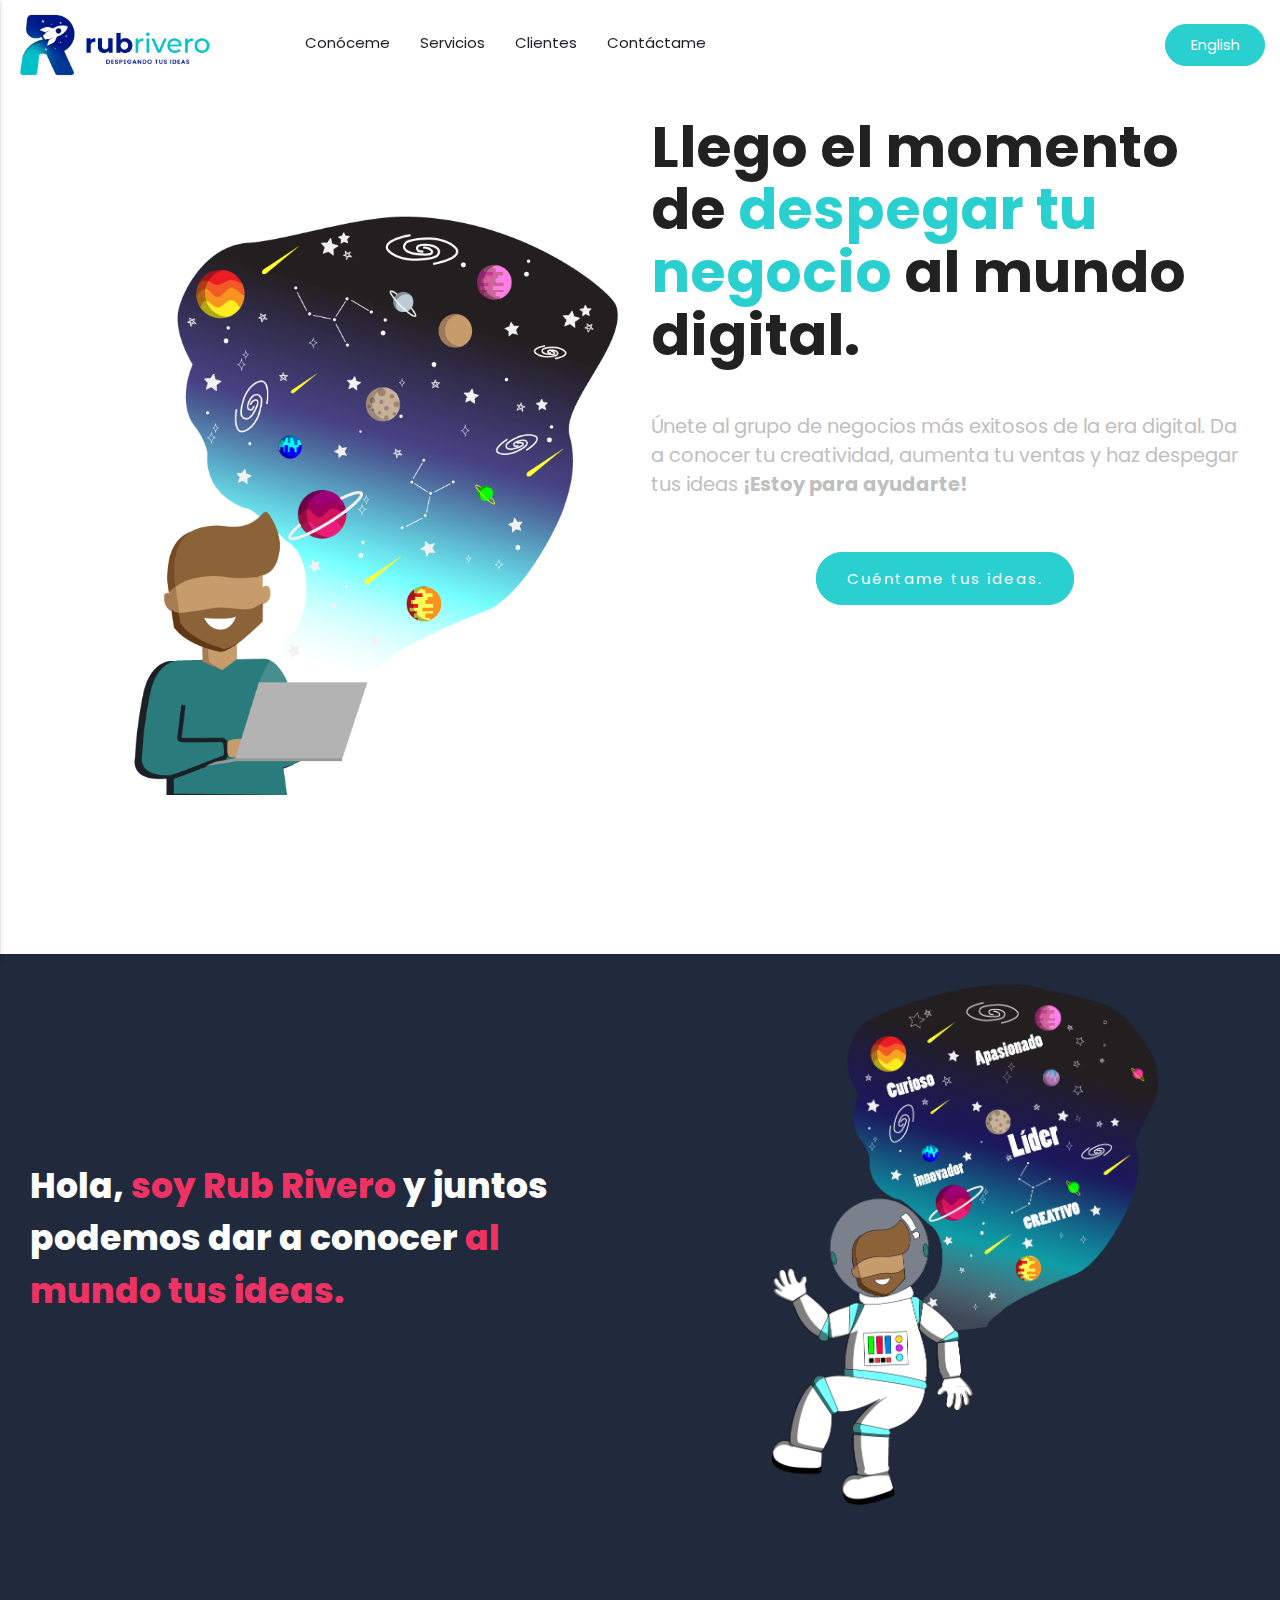
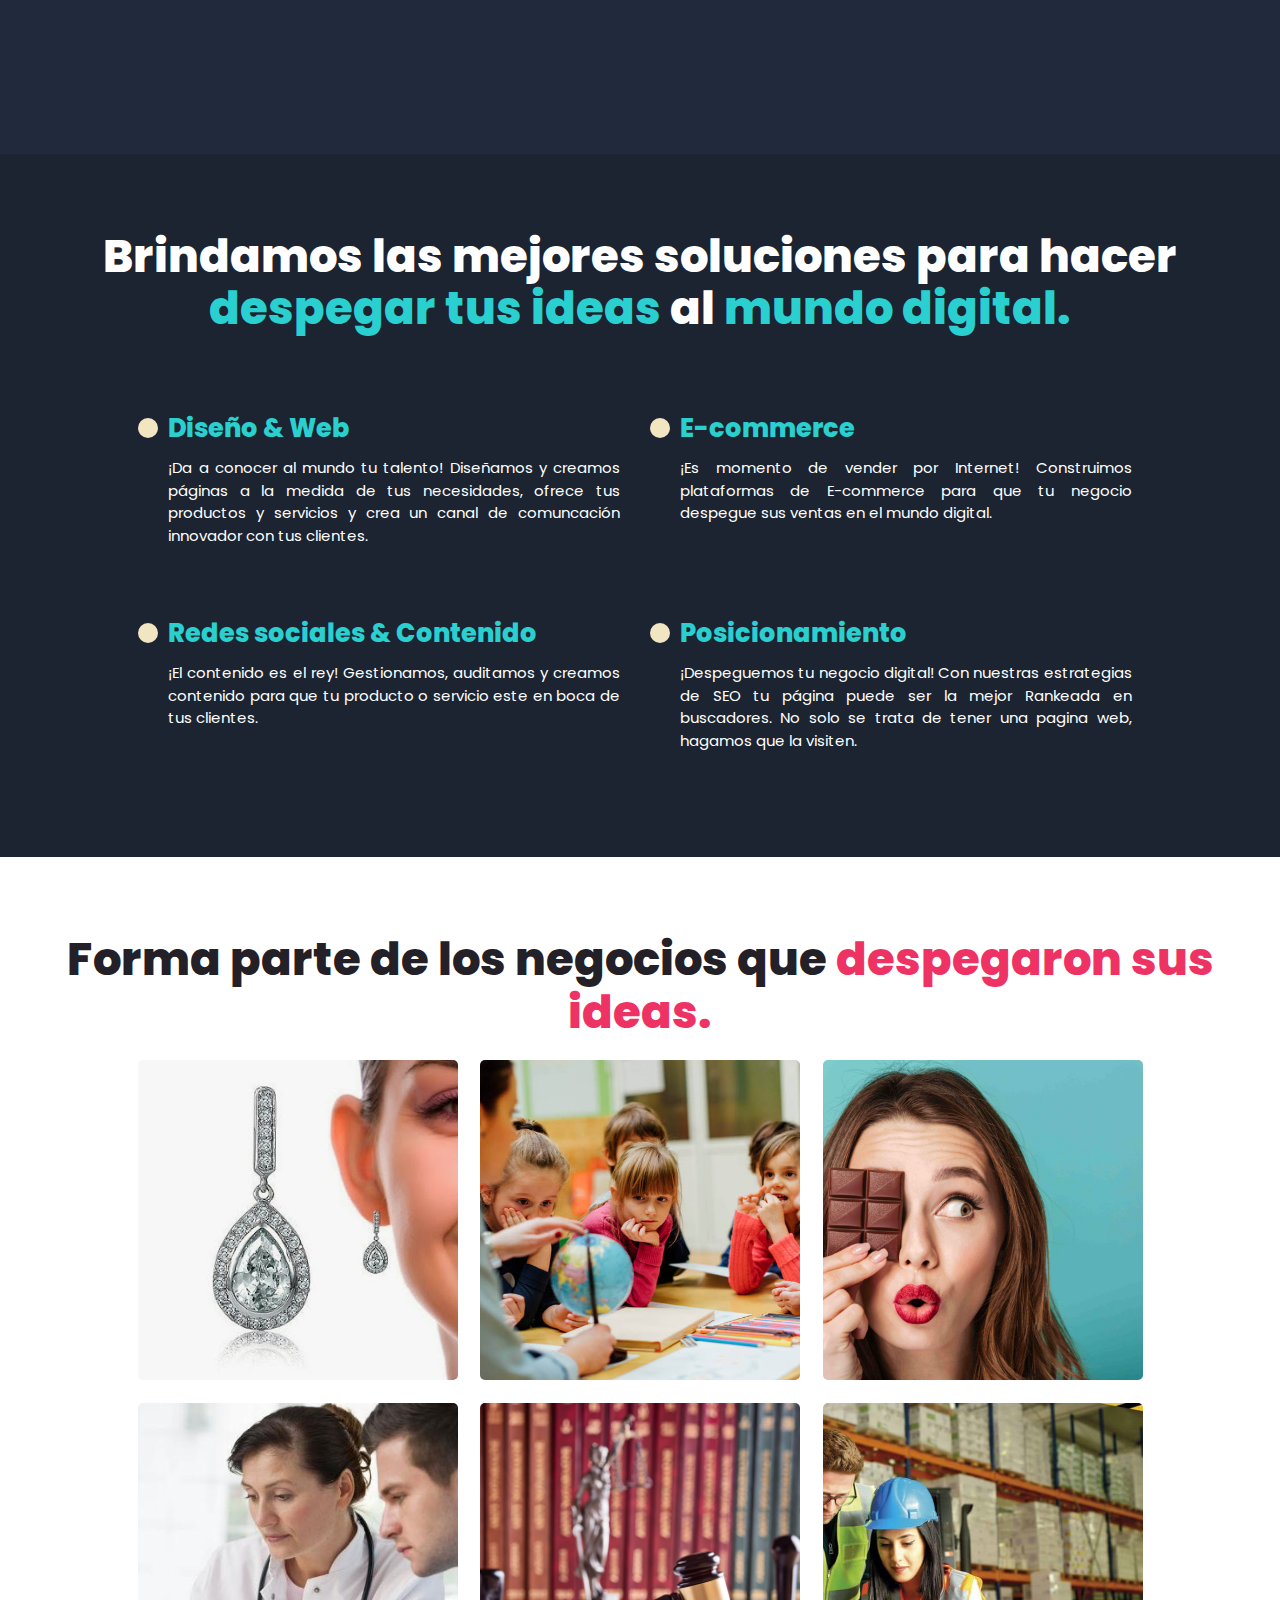
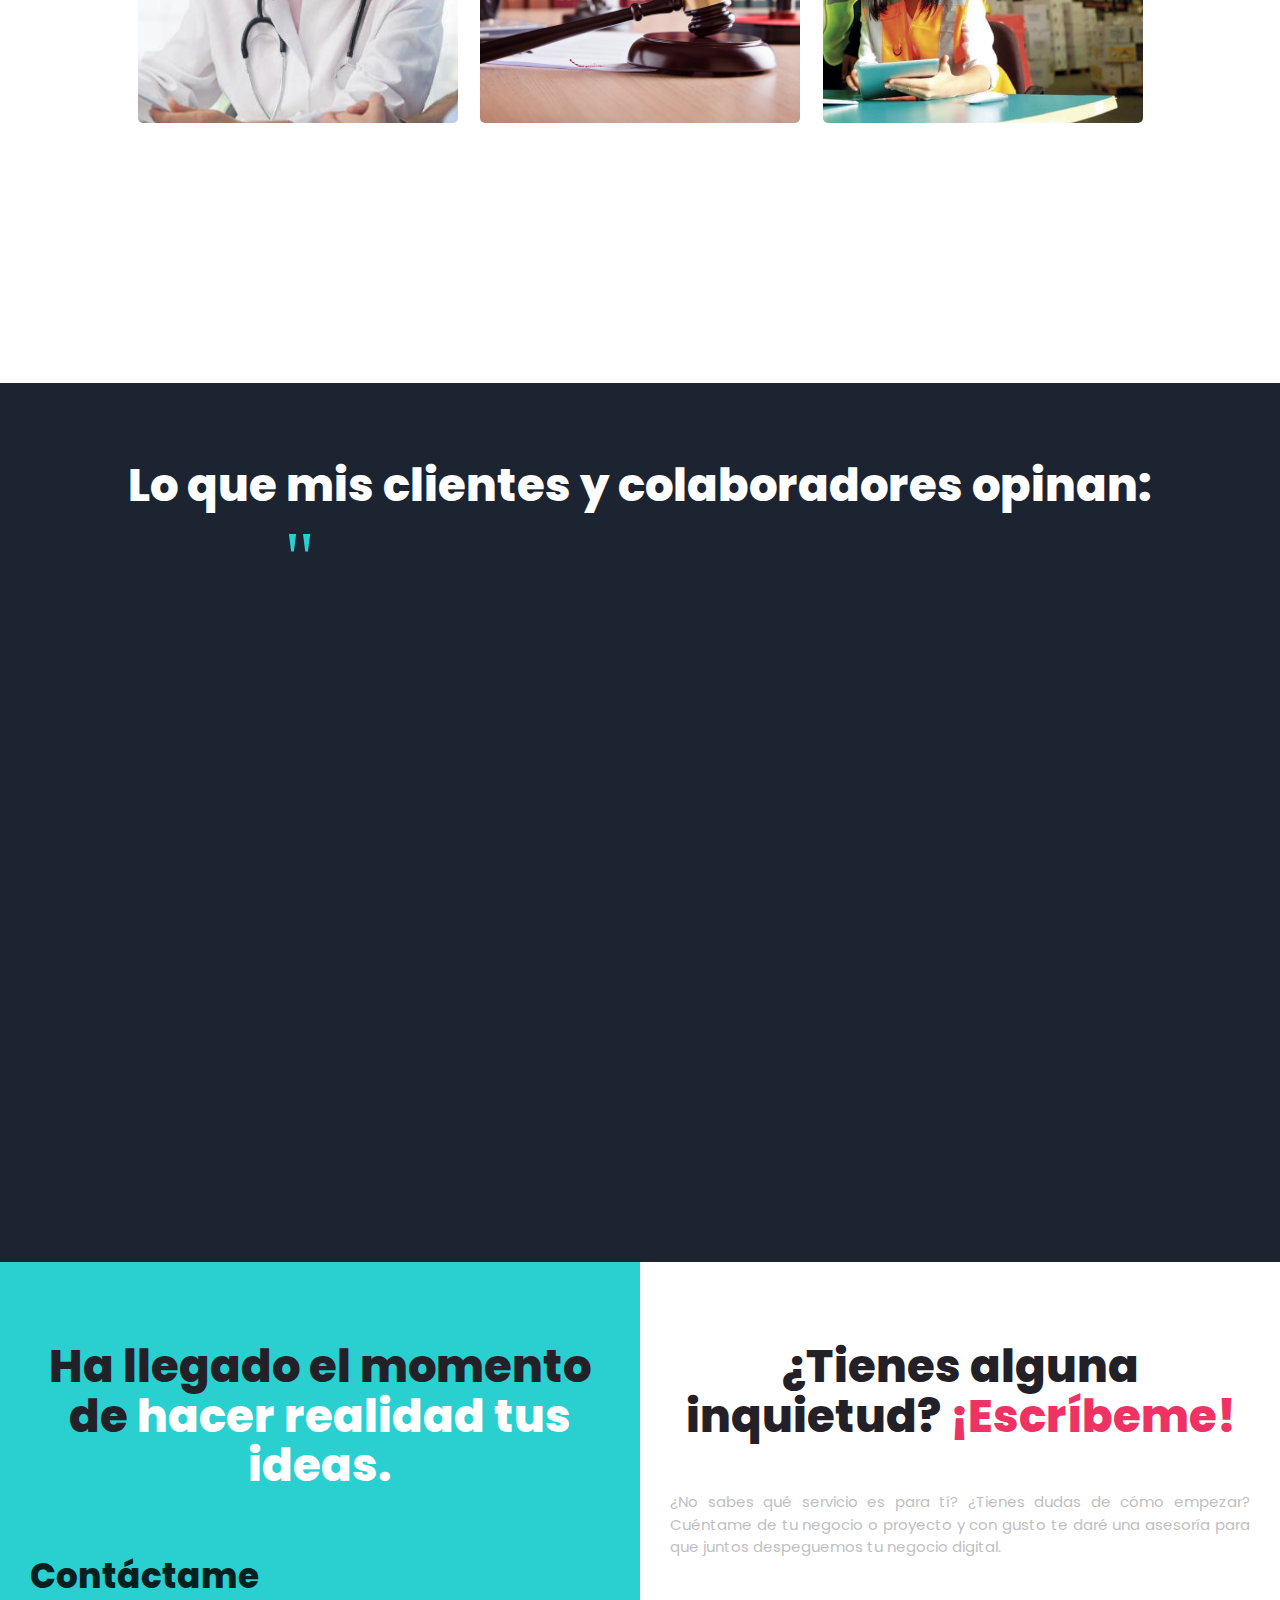
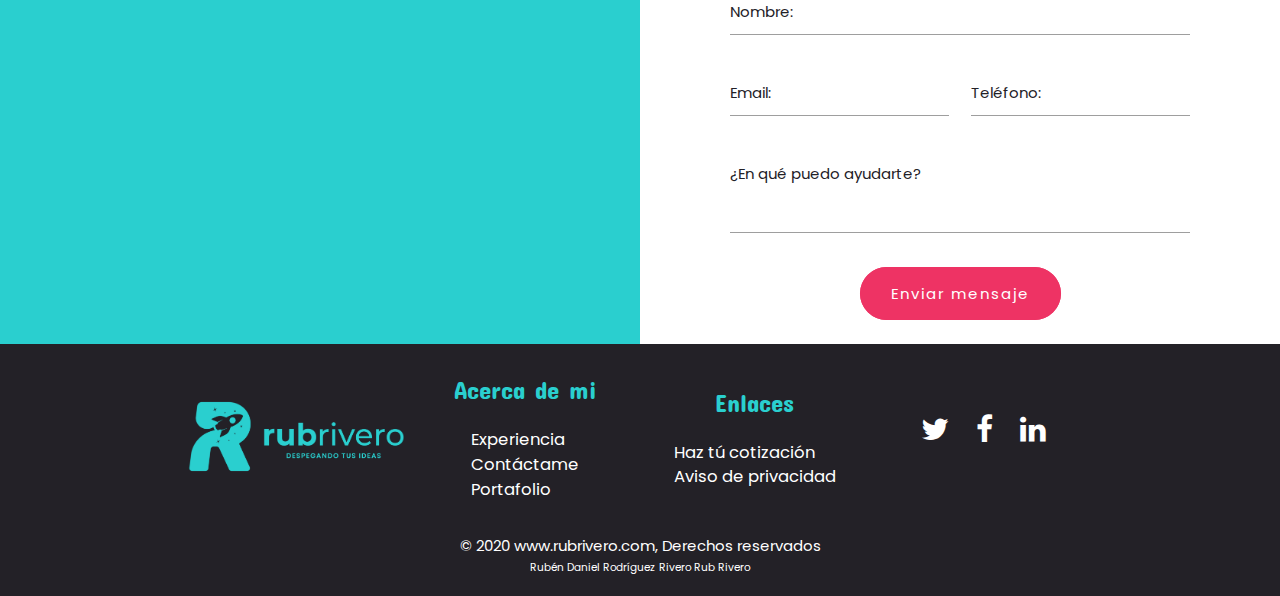
<file: index.html>
<!DOCTYPE html>
<html lang="es">
<head>
    <meta charset="UTF-8">
    <meta name="viewport" content="width=device-width, initial-scale=1.0">
    <meta name="description" content="¡Hola soy Rub Rivero! Soy un estratega digital que esta en busca de transformar negocios tradicionales en negocios digitales. ¿Quieres pertnecer al fututo. ¡Este es tu lugar!">
	<meta name="keywords" content="Páginas Web, Plataformas Web, Desarrollo Web, Marketing Digital, Negocio Digital,SEO, Redes sociales, Posicionamiento web">
	<meta name="author" content="Rubén Daniel Rodríguez Rivero">
    <meta name="copyright" content="rubrivero.com">
    <meta property="og:image" content="http://www.rubrivero.com/img/hero/compuuniverso.png"/> 
    <title>Rub Rivero - Tu web, tu ecommerce, tus redes sociales en un solo lugar</title>
    <link href="https://fonts.googleapis.com/icon?family=Material+Icons" rel="stylesheet">
    <link href="https://fonts.googleapis.com/css?family=Oxygen|Permanent+Marker" rel="stylesheet">
    <link rel="stylesheet" href="https://stackpath.bootstrapcdn.com/font-awesome/4.7.0/css/font-awesome.min.css">
    <link rel="stylesheet" href="css/materialize.css">
    <link rel="stylesheet" type="text/css" href="css/animate.css">
    <link rel="stylesheet" href="css/main.css">
    <link rel="shortcut icon" href="img/icon/icon.ico" type="image/x-icon">
    <!-- Global site tag (gtag.js) - Google Analytics -->
    <script async src="https://www.googletagmanager.com/gtag/js?id=UA-178021984-1"></script>
    <script>
        window.dataLayer = window.dataLayer || [];
        function gtag(){dataLayer.push(arguments);}
        gtag('js', new Date());

        gtag('config', 'UA-178021984-1');
    </script>

</head>
<body>
    <header>
        <div class="navbar-fixed">
            <nav>
              <div class="nav-wrapper">
                <ul class="left hide-desktop-tablet">
                  <li><a href="#hero" class="brand"><img class="myLogo" src="img/logo.png" alt="Rub Rivero"></a></li>
                  <li><a href="#aboutme" class="startMenu listMenu" href="#">Conóceme</a></li>
                  <li><a href="#services" class="listMenu" href="#">Servicios</a></li>
                  <li><a href="#clients" class="listMenu" href="#">Clientes</a></li>
                  <li><a href="#contact" class="listMenu" href="#">Contáctame</a></li>
                </ul>
                <div class="boxBotonera">
                    <a class="myBtn" href="#">English</a>
                </div>
                <a href="#" class="brand-logo brand hide-on-med-and-up"><img class="myLogo" src="img/logo.png" alt="Rub Rivero"></a>
                <a class="button-collapse hide-on-med-and-up ">
                    <div class="toggle-menu">
                        <span></span>
                        <span></span>
                        <span></span>
                    </div>
                </a>
                <div class="mobile-menu">
                    <ul>
                        <li><a class="linkMobile" href="#aboutme">Conóceme</a></li>
                        <li><a class="linkMobile" href="#services">Servicios</a></li>
                        <li><a class="linkMobile" href="#clients">Clientes</a></li>
                        <li><a class="linkMobile" href="#contact">Contáctame</a></li>
                        <li><a class="myBtn" href="#">English</a></li>
                    </ul>
                    <div class="row boxRedes center">
                        <a href="https://twitter.com/rubyrubyy" target="_blank"><i class="fa fa-twitter logofooter" aria-hidden="true"></i></a>
                        <a href="https://www.facebook.com/RubRiveroDigital/" target="_blank"><i class="fa fa-facebook logofooter" aria-hidden="true"></i></a>
                        <a href="https://www.linkedin.com/in/rubén-daniel-rodríguez-rivero-aa666ab6" target="_blank"><i class="fa fa-linkedin logofooter" aria-hidden="true"></i></a>
                        <a href="https://api.whatsapp.com/send?phone=525545821556&text=%C2%A1Hola%20Rub!%20Estoy%20muy%20interesado%20el%20siguiente%20servicio" target="_blank"><i class="fa fa-whatsapp logofooter" aria-hidden="true"></i></a>
                    </div>
                </div>
              </div>
            </nav>
        </div>
    </header>
    <main>
        <section id="hero" class="hero"> 
            <div class="row">
                <div class="col l6 m12 s12 boxHeroImg hide-on-med-and-down">
                    <img src="img/hero/compuuniverso.png" alt="Rub Rivero">
                </div>
                <div class="col l6 m12 s12 boxHeroCopy">
                    <h1>Llego el momento de <span>despegar tu negocio</span> al mundo digital.</h1>
                    <p>Únete al grupo de negocios más exitosos de la era digital. Da a conocer tu creatividad, aumenta tu ventas y haz despegar tus ideas <b>¡Estoy para ayudarte!</b></p>
                    <div class="row center boxBtnHero">
                        <a class="myBtn btnHero" href="#contact">Cuéntame tus ideas.</a>
                    </div>
                </div>
                <div class="col l6 m12 s12 boxHeroImg hide-on-large-only">
                    <img src="img/hero/compuuniverso.png" alt="Rub Rivero">
                </div>
            </div>
        </section>
        <section id="aboutme" class="aboutme">
            <div class="row snMargin">
                <div class="col l6 m12 s12 boxContent">
                    <h2>Hola, <span>soy Rub Rivero</span> y juntos podemos dar a conocer <span>al mundo tus ideas.</span></h2>
                    <p class="fadeInUp wow" data-wow-duration="2s">
                        "El mundo ya necesitaba negocios digitales desde antes de este 2020. La pandemia solo aceleró esta revolución. 
                        <b>Brinda tu producto a miles de personas, es momento de pertenecer al futuro."</b>
                    </p>
                    <div class="row center boxBtn fadeInUp wow" data-wow-duration="2s">
                        <a class="myBtn btnHero" href="aboutMe.html">Conóceme más</a>
                    </div>
                </div>
                <div class="col l6 m12 s12 boxIlustration">
                    <img src="img/hero/astronauta.png" alt="Me">
                </div>
            </div>
            <div class="btnTop">
                <i class="fa fa-angle-up" aria-hidden="true"></i>
            </div>
        </section>
        <section id="services" class="services">
            <div class="row">
                <h2 class="center">Brindamos las mejores soluciones para hacer <span>despegar tus ideas</span> al <span>mundo digital.</span></h2>
            </div>
            <div class="row">
                <div class="col l5 m5 s10 offset-l1 offset-m1 offset-s1 boxText">
                    <h4> <span>Diseño & Web</span></h4>
                    <p>¡Da a conocer al mundo tu talento! Diseñamos y creamos páginas a la medida de tus necesidades, ofrece tus productos y servicios y crea un canal de comuncación innovador con tus clientes.</p>
                </div>
                <div class="col l5 m5 s10  offset-s1 boxText">
                    <h4><span>E-commerce</span></h4>
                    <p>¡Es momento de vender por Internet! Construimos plataformas de E-commerce para que tu negocio despegue sus ventas en el mundo digital.</p>
                </div>
                <div class="col l5 m5 s10 offset-l1 offset-m1 offset-s1 boxText">
                    <h4><span>Redes sociales & Contenido</span></h4>
                    <p>¡El contenido es el rey! Gestionamos, auditamos y creamos contenido para que tu producto o servicio este en boca de tus clientes.</p>
                </div>
                <div class="col l5 m5 s10 offset-s1 boxText">
                    <h4><span>Posicionamiento</span></h4>
                    <p>¡Despeguemos tu negocio digital! Con nuestras estrategias de SEO tu página puede ser la mejor Rankeada en buscadores. No solo se trata de tener una pagina web, hagamos que la visiten.</p>
                </div>
            </div>
        </section>
        <section id="clients" class="clients">
            <h2 class="center">Forma parte de los negocios que <span>despegaron sus ideas.</span></h2>
            <div class="wrapper">
                <div class="cards">
                    <div class="imgBox">
                        <img src="img/portafolio/ohplata.jpg" alt="Ohplata">
                    </div>
                    <div class="contentBox">
                        <a href="https://ohplata.mx/" target="_blank"><div>
                            <h4 class="center">Oh plata!</h4>
                            <p>Oh plata! es una empresa conformada 100% por mujeres mexicanas que decidío verder por Internet y hoy soy una realidad.</p>
                        </div></a>
                    </div>
                </div>
                <div class="cards">
                    <div class="imgBox">
                        <img src="img/portafolio/visionaria.jpg" alt="Visionaria Games">
                    </div>
                    <div class="contentBox">
                        <a href="http://visionariagames.com/" target="_blank"><div>
                            <h4 class="center">Visionaria Games</h4>
                            <p>Visionaria Games es una empresa que ve en los videojuegos una herramienta. Con su página web, ahora tiene un canal de contacto con sus clientes</p>
                        </div></a>
                    </div>
                </div>
                <div class="cards">
                    <div class="imgBox">
                        <img src="img/portafolio/nutricion.jpg" alt="Nutricion con taby">
                    </div>
                    <div class="contentBox">
                        <a href="https://www.nutricioncontaby.com/" target="_blank"><div>
                            <h4 class="center">Nutrición con Taby</h4>
                            <p>Nutrición con Taby es un concepto nutricional que busca la salud física y emocional de las personas. Ahora el mundo conoce Nutrición con Taby </p>
                        </div></a>
                    </div>
                </div>
                <div class="cards">
                    <div class="imgBox">
                        <img src="img/portafolio/conamed.jpg" alt="Clinica Cedisa">
                    </div>
                    <div class="contentBox">
                        <a href="https://www.clinicascedisa.com.mx/" target="_blank"><div>
                            <h4 class="center">Clinica Cedisa</h4>
                            <p>Clínica Cedisa es una clínica quiropráctica que transformó su negocio tradicional en uno digital. Actualmente aumentó su número de clientes y es de las clínicas mejor posicionadas en  Google.</p>
                        </div></a>
                    </div>
                </div>
                <div class="cards">
                    <div class="imgBox">
                        <img src="img/portafolio/quintero.jpg" alt="Quintero Banegas">
                    </div>
                    <div class="contentBox">
                        <a href="https://qb.legal" target="_blank"><div>
                            <h4 class="center">Quintero Banegas</h4>
                            <p>Quintero Banegas es un despacho juridico, que con el desarrollo de su sitio web, busca resolver los asutos legales de forma innovadora.</p>
                        </div></a>
                    </div>
                </div>
                <div class="cards">
                    <div class="imgBox">
                        <img src="img/portafolio/urbyproci.jpg" alt="UrbyProci">
                    </div>
                    <div class="contentBox">
                        <a href="https://www.urbyproci.com" target="_blank"><div>
                            <h4 class="center">UrbyProci</h4>
                            <p>UrbyProci es una empresa dedicada a la consultoria en protección que con su plataforma digital educativa busca que esta materia sea relevante para las empresas.</p>
                        </div></a>
                    </div>
                </div>
            </div>
            <div class="row snMargin center fadeInUp wow" data-wow-duration="2s">
                <h3>No importa el giro de tu negocio, contamos con la experiencia e innovación para  <span>darlo a conocer al mundo.</span></h2>
                <a class="myBtn btnHero button-collapse" data-activates="cotizacionside" href="#">Realiza tu cotización</a>
            </div>
        </section>
        <section class="reviews">
            <h2 class="center">Lo que mis clientes y colaboradores opinan:</h2>
            <div class="container boxReviews">
                <div class="row" >
                    <span class="quotation">"</span>
                    <div class="col l5 m6 s12 fadeInLeft wow offset-l1" data-wow-duration="2s">
                        <div class="boxReview">
                            <p>Es una persona con iniciativa, siempre dispuesto a aportar soluciones con enfoques prácticos. Sin duda un colaborador con muchos conocimientos.</p>
                            <div class="sign">
                                <img src="img/portafolio/testimoniales/marcela.png" alt="Marcela Mendoza">
                                <h6>Marcela Medonza Visionaria Games</h6>
                            </div>
                        </div>
                    </div>
                    <div class="col l5 m6 s12 fadeInRight wow" data-wow-duration="2s">
                        <div class="boxReview">
                            <p>Estoy encantada con su trabajo. Pudo captar por completo la idea que yo quería y plasmarla, siempre viendo la manera de mejorarla y dar varias opciones para ver cuál me resultaba más funcional.</p>
                            <div class="sign">
                                <img src="img/portafolio/testimoniales/tabata.jpg" alt="Tabata García">
                                <h6>Tabata García Nutrición con taby</h6>
                            </div>
                        </div>
                    </div>
                    <div class="col l5 m6 s12 offset-l1 fadeInLeft wow" data-wow-duration="2s">
                        <div class="boxReview">
                            <p>Mi experiencia de trabajo con Rubén fue muy buena, ya que comprendía bastante bien las ideas que tenia en mente para mi sitio web. me oriento y ayudo a implementarlas de una manera muy útil.</p>
                            <div class="sign">
                                <img src="img/portafolio/testimoniales/cedisa.jpg" alt="Alejandro Cerda">
                                <h6>Alejandro Cerda Cliníca Cedisa</h6>
                            </div>
                        </div>
                    </div>
                    <div class="col l5 m6 s12  fadeInRight wow" data-wow-duration="2s">
                        <div class="boxReview">
                            <p>Nuestra experiencia ha sido excelente. Nos apoyó en la creación de la plataforma de nuestra academia digital. Siempre fue muy amable, responsable y profesional. Nos explicó todo a detalle dándonos mayor confianza.</p>
                            <div class="sign">
                                <img src="img/portafolio/testimoniales/urbyproci.png" alt="UrbyProci">
                                <h6>Angela Hinojosa UrbyProci</h6>
                            </div>
                        </div>
                    </div>
                </div>
            </div>
        </section>
        <section id="contact" class="contact">
            <div class="row snMargin">
                <div class="col l6 m6 s12 boxData">
                    <h2>Ha llegado el momento de <span>hacer realidad tus ideas.</span></h2>
                    <div class="row data">
                        <h4>Contáctame</h4>
                        <div class="boxPersonalData fadeInLeft wow" data-wow-duration="2s">
                            <a href="mailto:info@rubrivero.com"><span><i class="fa fa-envelope-o" aria-hidden="true"></i></span>info@rubrivero.com</a>
                            <a href="tel:5545821556"><span><i class="fa fa-phone" aria-hidden="true"></i></span>55-45-82-15-56</a>
                            <a href="https://api.whatsapp.com/send?phone=525545821556&text=%C2%A1Hola%20Rub!%20Estoy%20muy%20interesado%20el%20siguiente%20servicio"><span><i class="fa fa-whatsapp" aria-hidden="true"></i></span>55-45-82-15-56</a>
                        </div>
                    </div>
                </div>
                <div class="col l6 m6 s12 boxForm">
                    <h2>¿Tienes alguna inquietud? <span>¡Escríbeme!</span></h2>
                    <p>¿No sabes qué servicio es para tí? ¿Tienes dudas de cómo empezar? Cuéntame de tu negocio o proyecto y con gusto te daré una asesoría para que juntos despeguemos tu negocio digital.</p>
                    <div class="row snMargin">
                        <form>
                            <div class="col l10 m12 s10 offset-s1 offset-l1 input-field">
                                <input type="text" class="validate myInput" name="txtName" id="txtName">
                                <label for="txtName">Nombre:</label>
                            </div>
                            <div class="col l5 m6 s10 offset-s1  offset-l1 input-field">
                                <input type="text" class="validate myInput" name="txtEmail" id="txtEmail">
                                <label for="txtEmail">Email:</label>
                            </div>
                            <div class="col l5 m6 s10 offset-s1 input-field">
                                <input type="text" class="validate myInput" name="txtPhone" id="txtPhone">
                                <label for="txtPhone">Teléfono:</label>
                            </div>
                            <div class="col l10 m12 s10 offset-s1 offset-l1 input-field">
                                <textarea name="txtMessage" id="txtMessage" class="materialize-textarea myInput" ></textarea>
                                <label for="txtMessage">¿En qué puedo ayudarte?</label>
                            </div>
                            <div class="col l12 m12 s12 center  input-field">
                                <a id="btnContact" class="myBtn btnHero btnContact" href="#!">Enviar mensaje</a>
                            </div>
                        </form>
                    </div>
                </div>
            </div>
        </section>
    </main>
    <footer class="page-footer myfooter">
        <div class="container">
            <div class="row boxFooter">
                <div class="col l3 m12 s12 center boxItemFooter">
                    <a href="index.html"><img src="img/logo_cyan.png" alt="RubRivero"></a>
                </div>
                <div class="col l3 m4 s6 offset-m2 boxItemFooter links">
                    <h5>Acerca de mi</h5>
                    <ul>
                        <li><a href="aboutMe.html" data-activates="cotizacionside" class="white-text">Experiencia</a></li>
                        <li><a href="#contact" class="white-text linkfooter">Contáctame</a></li>
                        <li><a href="#clients" class="white-text linkfooter">Portafolio</a></li>
                    </ul>
                </div>
                <div class="col l3 m4 s6 boxItemFooter links">
                    <h5>Enlaces</h5>
                    <ul>
                        <li><a data-activates="cotizacionside" class="white-text button-collapse">Haz tú cotización</a></li>
                        <li><a id="avisoprivacidadlink" class="white-text modal-trigger cursor" >Aviso de privacidad</a></li>
                    </ul>
                </div>
                <div class="col l3 m12 s12 boxItemFooter">
                    <div class="row boxRedes">
                        <a href="https://twitter.com/rubyrubyy" target="_blank"><i class="fa fa-twitter logofooter" aria-hidden="true"></i></a>
                        <a href="https://www.facebook.com/RubRiveroDigital/" target="_blank"><i class="fa fa-facebook logofooter" aria-hidden="true"></i></a>
                        <a href="https://www.linkedin.com/in/rubén-daniel-rodríguez-rivero-aa666ab6" target="_blank"><i class="fa fa-linkedin logofooter" aria-hidden="true"></i></a>
                    </div>
                </div>
            </div>
            <div class="row center company">
                <h6 class="center">© 2020 www.rubrivero.com, Derechos reservados</h6>
                <div itemscope itemtype="http://schema.org/Person">
                   <span itemprop="name">Rubén Daniel Rodríguez Rivero</span>
                   <span itemprop="company">Rub Rivero</span>
                </div>
            </div>
        </div>
    </footer>
    <section id="aviso">
		<div id="avisoprivacidad" class="modal">
		    <div class="modal-content modal-contenido">
		      	<div class="row pnlcerrar-modal snMargin">
		      		<h5 id="closeAdvise" class="cerrar-modal cursor">X</h5>
		      	</div>
		      	<div class="boxContent">
			      	<div class="row">
			      		<h4 class="center">Aviso de Privacidad</h4>
			      	</div>
			      	<div class="row rowsnmar textoaviso">
						<h5 align="left"> I.- DATOS PERSONALES.</h5>
						<p align="justify">Para el caso de que usted desee realizar una consulta, solicite asesoría o sea su voluntad iniciar una relación de carácter comercial a través de la dirección www.rubrivero.com, Rub Rivero y/o sus integrantes, solicitaremos los siguientes datos:</p>
						<h5 align="left">II.-CLIENTES Y PROVEEDORES.</h5>
						<p align="justify">Recabaremos datos a través de los cuales nos permitan establecer una relación comercial con ustedes, datos como: nombre, dirección, teléfono, dirección de correo electrónico, domicilio fiscal, clave del Registro Federal de Contribuyentes, y de ser necesario; datos de la cuenta bancaria para llevar a cabo pagos;</p>
						<h5 align="left">III. INFORMACIÓN PARA EXPEDIR FACTURAS.-</h5>
						<p align="justify">Se comprenden en este rubro, todos aquellos datos que las leyes fiscales establezcan como necesarios para expedir comprobantes fiscales, tales como: nombre completo, domicilio, teléfono, dirección de correo electrónico, domicilio fiscal, clave del Registro Federal de Contribuyentes, copia de la Cédula de Identificación Fiscal.</p>
						<h5 align="left">IV. IDENTIFICACIÓN PERSONAL</h5>
						<p align="justify">Se comprenden los datos que identifican a la persona, como son: nombre completo, domicilio, teléfono y dirección de correo electrónico. Datos que serán utilizados para emitir los recibos para el caso de que la consulta y/o asesoría lo amerite, utilizando conjuntamente los datos contenidos en el rubro INFORMACIÓN PARA EXPEDIR FACTURAS que precede.</p>
						<h5 align="left">V. INFORMACIÓN CURRICULAR</h5>
						<p align="justify">Todos aquellos datos referidos a la información y trayectoria laboral, como son: antecedentes educativos, datos laborales, empresa, correo electrónico, números de teléfonos convencionales o celulares y/o cualquier otro medio de contacto.</p>
						<h5 align="left">VI.- SENSIBLES</h5>
						<p align="justify">No se recaban para el desarrollo de nuestras actividades.</p>
						<h5 align="left">VII.- TRATAMIENTO DE DATOS – FINALIDAD.</h5>
						<p align="justify">El tratamiento que Rub Rivero dará a los datos que recabe, se limita al cumplimiento de las finalidades previstas en este aviso de privacidad y de acuerdo a los fines para los que sean recabados. Para el caso de solicitud de asesorías y de consultas, se aplica lo siguiente:</p>
						<p align="justify"><span> A.-</span> Para efectos de identificación y para responder la asesoría o consulta planteada;</p>
						<p align="justify"><span> B.-</span> para enviar información; </p>
						<p align="justify"><span> C.-</span> para iniciar una relación comercial. Para CLIENTES y PROVEEDORES:</p>
						<p align="justify"><span> D.-</span> para identificación del proveedor y/o de los clientes; establecer una relación comercial; y realizar los pagos que correspondan.</p>
						<p align="justify">	Hacemos de su conocimiento que los datos que solicitamos son esenciales y necesarios para ofrecer una respuesta para la prestación de nuestros servicios, dar asesorías, atender consultas y/o establecer una relación comercial.</p>
						<h5 align="left">VIII.- TRANSFERENCIA DE DATOS.</h5>
						<p align="justify">La Transferencia de Datos se llevará a cabo por Rub Rivero, para dar cumplimiento a las finalidades contenidas en el Aviso de Privacidad, teniendo la posibilidad de transferirlos de acuerdo a los supuestos contenidos en la Ley.</p>
						<h5 align="left">IX.- MEDIOS PARA EJERCER LOS DERECHOS DE ACCESO, RECTIFICACIÓN, CANCELACIÓN Y OPOSICIÓN.</h5>
						<p align="justify">Para poder ejercer estos derechos se utiliza el “Formato Acceso, Rectificación, Cancelación u Oposición” (conocido como Formato ARCO), mismo que puede solicitar en nuestras oficinas, pudiendo revocar el consentimiento que haya otorgado, limitar el uso de su divulgación, sujetándose al procedimiento que adelante se describe, contando con una término de 15 días a más tardar para su resolución, independientemente del medio que se elija, de acuerdo al siguiente procedimiento:</p>
						<p align="justify"><span> A.-</span> Presentar el formato ARCO, en original con firma autógrafa, en las oficinas de Rub Rivero y en su horario de atención, manifestando su petición;</p>
						<p align="justify"><span> B.-</span> Acompañar identificación vigente, y en su caso, el documento que acredita su personalidad en caso de representación, lo que también aplica para el caso de enviarlo en forma electrónica;</p>
						<p align="justify"><span> C.-</span> Mencionar los datos personales respecto de los cuales es su voluntad ejercer el derecho ARCO, acompañando los documentos necesarios;</p>
						<p align="justify"><span> D.-</span> Rub Rivero  le contactará por el medio por usted señalado para hacerle saber la respuesta, misma que se encontrará a su disposición en nuestras oficinas. Para el caso de que su solicitud respecto de alguno de los derechos contemplados en ARCO, sea procedente, Rub Rivero llevará a cabo dentro de los 5 (cinco) días posteriores, las acciones necesarias con relación al derecho que usted ejerció. Para el caso de que la oposición sea procedente sus datos serán bloqueados para suprimirlos posteriormente.</p>
						<h5 align="left">X.- CAMBIOS AL AVISO DE PRIVACIDAD.-</h5>
						<p align="justify">Todo cambio a este Aviso de Privacidad se hará del conocimiento a través de una publicación en  nuestras oficinas, misma que contendrá la fecha de dicho cambio así como la actualización en la mism página Web </p>
						<h5 align="left">XI.- ACCIONES PARA PREVENIR LA DIVULGACIÓN O EL USO</h5>
						<p align="justify">De conformidad con el contenido de este Aviso de Privacidad, una vez finalizado su tratamiento, Rub Rivero guardará confidencialidad respecto de los datos personales que se recaben, confidencialidad que subsistirá aún finalizado su tratamiento. Se hace de su conocimiento que los datos que se nos proporcionen son almacenados y guardados en bases de datos a los que tienen acceso exclusivamente las personas designadas por la Correduría con ese objetivo, sin permitir el acceso y/o consulta a personas no autorizadas, y son protegidos a través de mecanismos de seguridad físicos y tecnológicas contra daños, destrucciones, pérdidas y/o alteraciones.</p>
					</div>
			    </div>
		   	</div>
		</div>
    </section>
    <section id="cotizacion">
        <ul id="cotizacionside" class="side-nav boxCotizacion">
            <div class="row snMargin">
                <div class="col l6 m12 s12 boxImg hide-on-med-and-down">
                    <div class="row">
                        <h2 class="center">Aumentemos tus ventas, optimicemos tus redes sociales y llevemos tu negocio hacia el futuro <span>¿Estás listo para despegar?</span> </h2>
                    </div> 
                </div>
                <div class="col l6 m12 s12 boxContent">
                    <div class="row">
                        <h2 class="center"><span>¡Es momento de comenzar!</span> Cuentame de tu negocio y te haré una cotización de acuerdo a tu necesidades. </h2>
                    </div>
                    <div class="row">
                        <form>
                            <div class="col l10 m12 s10 offset-s1 offset-l1 input-field">
                                <input type="text" class="validate myInput" name="txtNameCot" id="txtNameCot" required>
                                <label for="txtNameCot">Nombre:</label>
                            </div>
                            <div class="col l5 m6 s10 offset-s1  offset-l1 input-field">
                                <input type="text" class="validate myInput" name="txtEmailCot" id="txtEmailCot" required>
                                <label for="txtEmailCot">Email:</label>
                            </div>
                            <div class="col l5 m6 s10 offset-s1 input-field">
                                <input type="text" class="validate myInput" name="txtPhoneCot" id="txtPhoneCot" required>
                                <label for="txtPhoneCot">Teléfono:</label>
                            </div>
                            <div class="col l10 m12 s10 offset-s1 offset-l1">
                                <select name="cbxServicio" id="cbxServico" class="browser-default mySelect" required>
                                    <option value="" disabled selected>Seleccione servicio de interes:</option>
                                    <option value="1">Diseño Web</option>
                                    <option value="2">E-commerce</option>
                                    <option value="3">Redes Sociales y Contenido</option>
                                    <option value="4">Posicionamiento</option>
                                </select>
                            </div>
                            <div class="col l10 m12 s10 offset-s1 offset-l1 input-field">
                                <textarea name="txtMesgeCot" id="txtMesgeCot" class="materialize-textarea myInput" required></textarea>
                                <label for="txtMesgeCot">Cuentame de tu negocio</label>
                            </div>
                            <div class="col l12 m12 s12 center input-field">
                                <a id="btnCotizar" class="myBtn btnHero" href="#!">Cotizar</a>
                            </div>
                        </form>
                    </div>
                    <span class="closeModalCot">X</span>
                </div>
            </div>
        </ul>
    </section>
    <section>
        <div id="modalThanks" class="modal">
            <div class="modal-content">
              <div class="row snMargin">
                <div class="col l6 m6 s12 boxImg hide-on-small-only">
                    <a href="index.html"><h5 class="brand">Rub Rivero</h5></a>
                </div>
                <div class="col l6 m6 s12 boxContent">
                    <h4>¡Muchas gracias por confiar en <span>Rub Rivero para transformar tu negocio!</span></h4>
                    <p>En breve uno de nuestros colaboradores te contactara.</p>
                </div>
              </div>
            </div>
            <div class="modal-footer">
              <a href="#!" class="modal-action modal-close btn-flat">Aceptar</a>
            </div>
        </div>
    </section>
    <script type="text/javascript" src="https://code.jquery.com/jquery-3.2.1.min.js"></script>
    <script type="text/javascript" src="js/materialize.js"></script>
    <script type="text/javascript" src="js/wow.min.js"></script>
    <script type="text/javascript" src="js/efects.min.js"></script>
    <script type="text/javascript" src="js/main.min.js"></script>
</body>
</html>
</file>
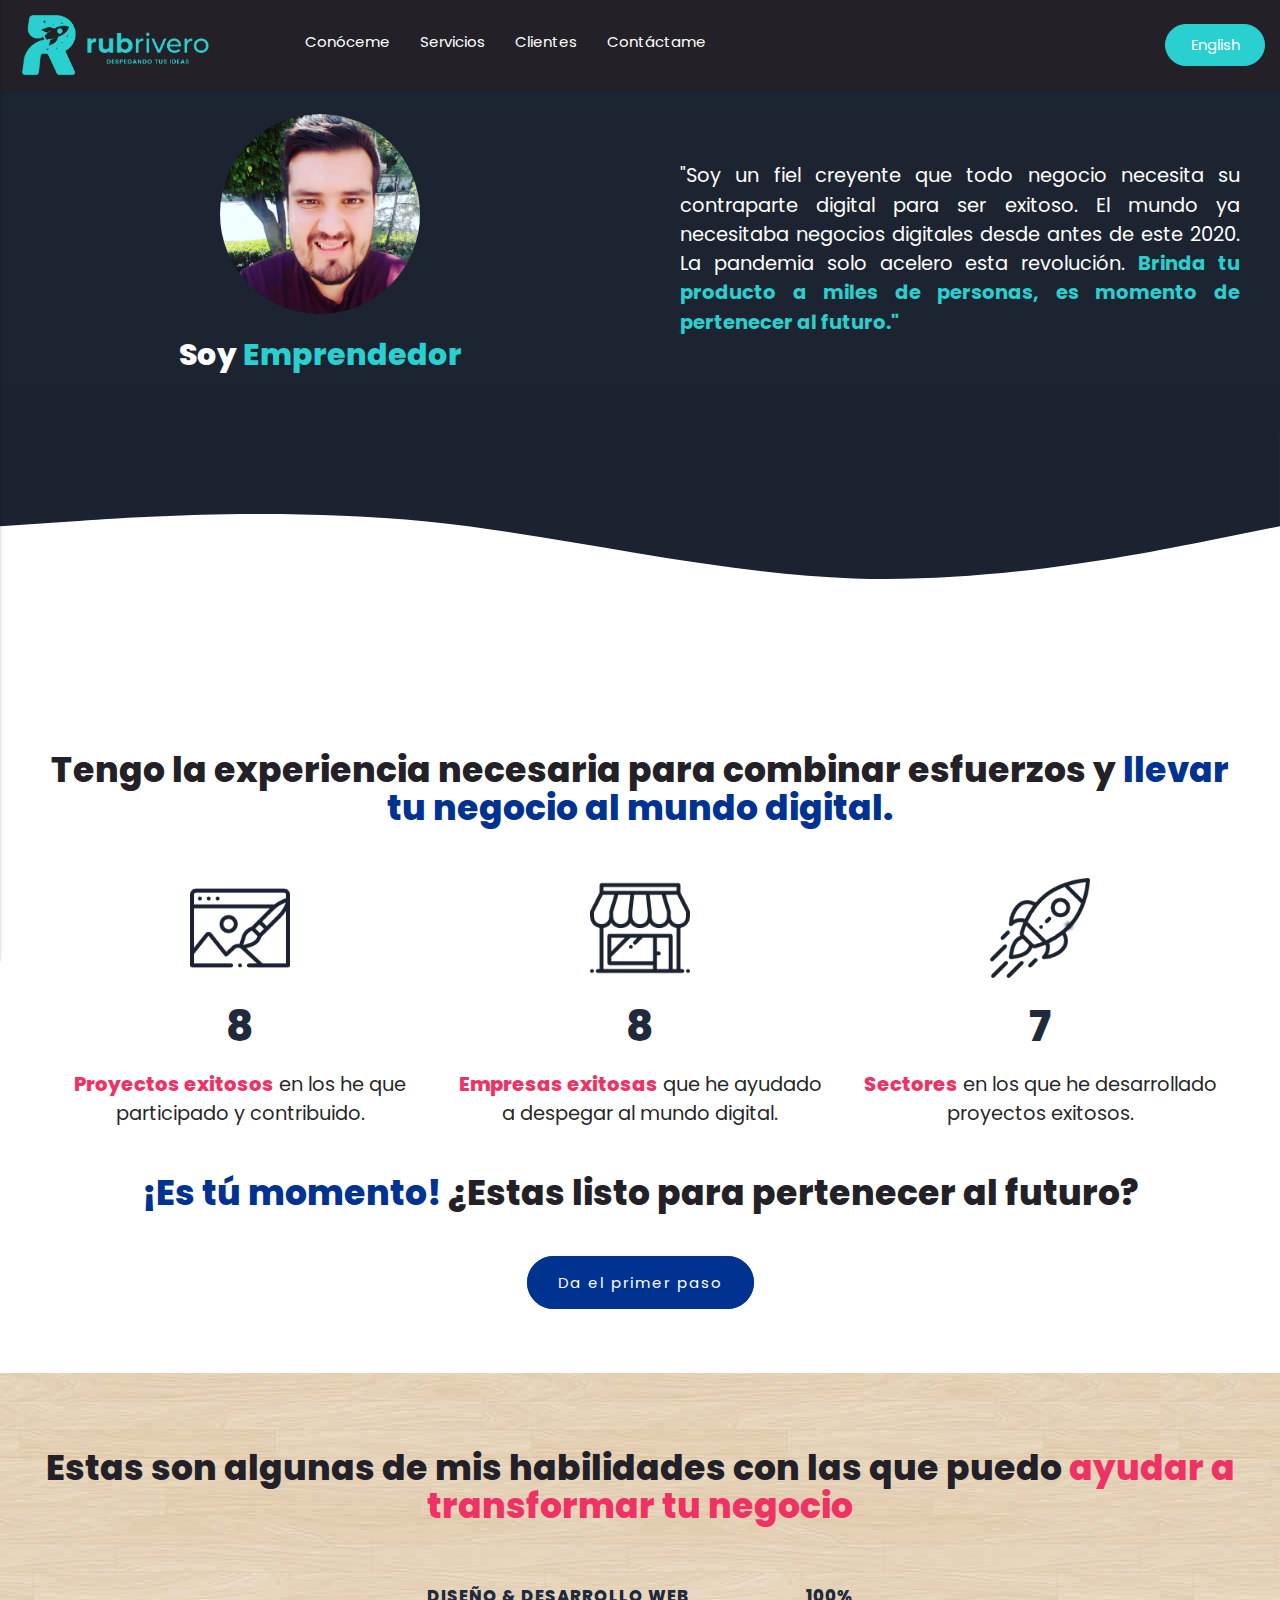
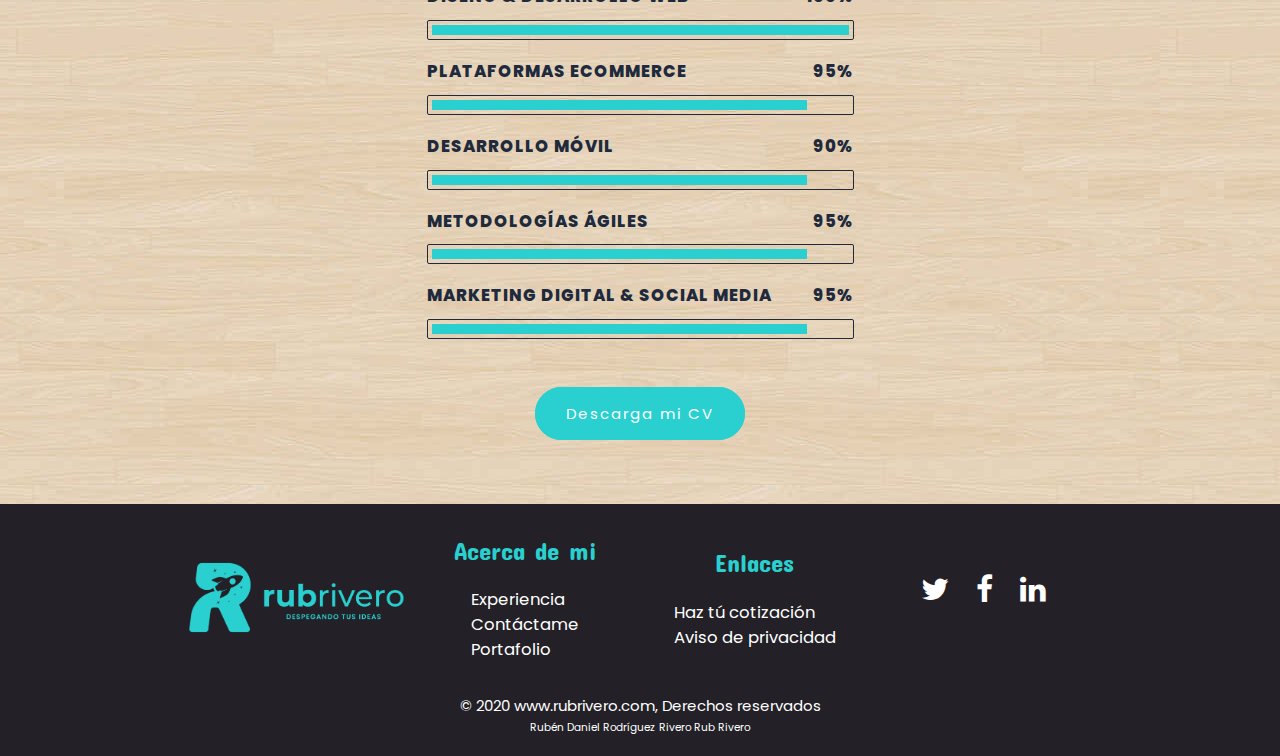
<file: aboutMe.html>
<!DOCTYPE html>
<html lang="es">
<head>
    <meta charset="UTF-8">
    <meta name="viewport" content="width=device-width, initial-scale=1.0">
    <meta name="description" content="¡Hola soy Rub Rivero! Soy un estratega digital que esta en busca de transformar negocios tradicionales en negocios digitales. ¿Quieres pertnecer al fututo. ¡Este es tu lugar!">
	<meta name="keywords" content="Páginas Web, Plataformas Web, Desarrollo Web, Marketing Digital, Negocio Digital,SEO, Redes sociales, Posicionamiento web">
	<meta name="author" content="Rubén Daniel Rodríguez Rivero">
    <meta name="copyright" content="rubrivero.com">
    <meta property="og:image" content="http://www.rubrivero.com/img/hero/compuuniverso.png"/> 
    <title>Rub Rivero - Tu web, tu ecommerce, tus redes sociales en un solo lugar</title>
    <link href="https://fonts.googleapis.com/icon?family=Material+Icons" rel="stylesheet">
    <link href="https://fonts.googleapis.com/css?family=Oxygen|Permanent+Marker" rel="stylesheet">
    <link rel="stylesheet" href="https://stackpath.bootstrapcdn.com/font-awesome/4.7.0/css/font-awesome.min.css">
    <link rel="stylesheet" href="css/materialize.css">
    <link rel="stylesheet" type="text/css" href="css/animate.css">
    <link rel="stylesheet" href="css/main.css">
    <link rel="shortcut icon" href="img/icon/icon.ico" type="image/x-icon">
    <!-- Global site tag (gtag.js) - Google Analytics -->
    <script async src="https://www.googletagmanager.com/gtag/js?id=UA-178021984-1"></script>
    <script>
        window.dataLayer = window.dataLayer || [];
        function gtag(){dataLayer.push(arguments);}
        gtag('js', new Date());

        gtag('config', 'UA-178021984-1');
    </script>
</head>
<body>
    <header>
        <div class="navbar-fixed">
            <nav class="darkNav">
              <div class="nav-wrapper">
                <ul class="left hide-desktop-tablet">
                  <li><a href="index.html" class="brand"><img src="img/logo_cyan.png" alt="Rub Rivero"></a></li>
                  <li><a href="index.html#aboutme" class="startMenu listMenu">Conóceme</a></li>
                  <li><a href="index.html#services" class="listMenu">Servicios</a></li>
                  <li><a href="index.html#clients" class="listMenu">Clientes</a></li>
                  <li><a href="index.html#contact" class="listMenu">Contáctame</a></li>
                </ul>
                <div class="boxBotonera">
                    <a class="myBtn" href="#">English</a>
                </div>
                <a href="index.html" class="brand-logo brand hide-on-med-and-up"><img src="img/logo_cyan.png" alt="Rub Rivero"></a>
                <a class="button-collapse hide-on-med-and-up ">
                    <div class="toggle-menu">
                        <span></span>
                        <span></span>
                        <span></span>
                    </div>
                </a>
                <div class="mobile-menu">
                    <ul>
                        <li><a class="linkMobile" href="index.html#aboutme">Conóceme</a></li>
                        <li><a class="linkMobile" href="index.html#services">Servicios</a></li>
                        <li><a class="linkMobile" href="index.html#clients">Clientes</a></li>
                        <li><a class="linkMobile" href="index.html#contact">Contáctame</a></li>
                        <li><a class="myBtn" href="#">English</a></li>
                    </ul>
                    <div class="row boxRedes center">
                        <a href="https://twitter.com/rubyrubyy" target="_blank"><i class="fa fa-twitter logofooter" aria-hidden="true"></i></a>
                        <a href="https://www.facebook.com/RubRiveroDigital/" target="_blank"><i class="fa fa-facebook logofooter" aria-hidden="true"></i></a>
                        <a href="https://www.linkedin.com/in/rubén-daniel-rodríguez-rivero-aa666ab6" target="_blank"><i class="fa fa-linkedin logofooter" aria-hidden="true"></i></a>
                        <a href="https://api.whatsapp.com/send?phone=525545821556&text=%C2%A1Hola%20Rub!%20Estoy%20muy%20interesado%20el%20siguiente%20servicio" target="_blank"><i class="fa fa-whatsapp logofooter" aria-hidden="true"></i></a>
                    </div>
                </div>
              </div>
            </nav>
        </div>
    </header>
    <main>
        <section class="sectionAboutMe">
            <div class="row snMargin">
                <div class="col l6 m6 s12 boxImg center">
                    <img class="retrato" src="img/fotos/aboutme.jpg" alt="Rub Rivero">
                    <div class="boxTextAnimado center">
						<ul class="listaTextAnimado">
							<li><h4 class="word">Soy <span>Emprendedor</span></h4></li>
							<li><h4 class="word">Soy <span>Innovador</span> </h4></li>
							<li><h4 class="word">Soy <span>Líder</span></h4></li>
							<li><h4 class="word">Soy <span>Rub Rivero</span></h4></li>
						</ul>
					</div>
                </div>
                <div class="col l6 m6 s12 boxContent">
                    <p class="fadeInRight wow" data-wow-duration="2s">
                        "Soy un fiel creyente que todo negocio necesita su contraparte digital para ser exitoso. El mundo ya necesitaba negocios digitales desde antes de este 2020. La pandemia solo acelero esta revolución. 
                        <b>Brinda tu producto a miles de personas, es momento de pertenecer al futuro."</b>
                    </p>
                </div>
            </div>
        </section>
        <svg class="svgWaves" xmlns="http://www.w3.org/2000/svg" viewBox="0 0 1440 320">
            <path fill="#1B2330" fill-opacity="1" d="M0,160L80,154.7C160,149,320,139,480,154.7C640,171,800,213,960,218.7C1120,224,1280,192,1360,176L1440,160L1440,0L1360,0C1280,0,1120,0,960,0C800,0,640,0,480,0C320,0,160,0,80,0L0,0Z"></path>
        </svg>
        <section class="sectionExperience">
            <h2 class="center">Tengo la experiencia necesaria para combinar esfuerzos y <span>llevar tu negocio al mundo digital.</span></h2>
            <div class="row">
                <div class="col l4 m4 s12 center">
                    <img src="img/icon/projects.png" alt="Proyectos exitosos">
                    <h5 class="projects">23</h5>
                    <p><span>Proyectos exitosos</span> en los he que participado y contribuido.</p>
                </div>
                <div class="col l4 m4 s12 center">
                    <img src="img/icon/factories.png" alt="Empresas exitosas">
                    <h5 class="factories">10</h5>
                    <p><span>Empresas exitosas</span>  que he ayudado a despegar al mundo digital.</p>
                </div>
                <div class="col l4 m4 s12 center">
                    <img src="img/icon/bussiness.png" alt="Sectores">
                     <h5 class="bussiness">7</h5>
                    <p><span>Sectores</span>  en los que he desarrollado proyectos exitosos.</p>
                </div>
            </div>
            <div class="row center boxCopy">
                <h2 class="center"><span>¡Es tú momento!</span> ¿Estas listo para pertenecer al futuro?</h2>
                <a class="myBtn btnHero button-collapse bgBlue" data-activates="cotizacionside" href="#">Da el primer paso</a>
            </div>
            <div class="btnTop">
                <i class="fa fa-angle-up" aria-hidden="true"></i>
            </div>
        </section>
        <section class="sectionAbilities">
            <h2 class="center">Estas son algunas de mis habilidades con las que puedo <span>ayudar a transformar tu negocio</span></h2>
            <div class="container">
                <div class="skillBox">
                    <div class="boxContent">
                        <p>Diseño & Desarrollo Web</p>
                        <p>100%</p>
                    </div>
                    <div class="skill">
                        <div class="skill_level p100"></div>
                    </div>
                </div>
                <div class="skillBox">
                    <div class="boxContent">
                        <p>Plataformas Ecommerce</p>
                        <p>95%</p>
                    </div>
                    <div class="skill">
                        <div class="skill_level p95"></div>
                    </div>
                </div>
                <div class="skillBox">
                    <div class="boxContent">
                        <p>Desarrollo Móvil</p>
                        <p>90%</p>
                    </div>
                    <div class="skill">
                        <div class="skill_level p90"></div>
                    </div>
                </div>
                <div class="skillBox">
                    <div class="boxContent">
                        <p>Metodologías ágiles</p>
                        <p>95%</p>
                    </div>
                    <div class="skill">
                        <div class="skill_level p95"></div>
                    </div>
                </div>
                <div class="skillBox">
                    <div class="boxContent">
                        <p>Marketing Digital & Social Media</p>
                        <p>95%</p>
                    </div>
                    <div class="skill">
                        <div class="skill_level p95"></div>
                    </div>
                </div>
            </div>
            <div class="row">
                <div class="col l12 m12 s12 center  input-field">
                    <a class="myBtn  btnHero btnCV" href="cv/cv.pdf" target="-blank">Descarga mi CV</a>
                </div>
            </div>
        </section>
    </main>
    <footer class="page-footer myfooter">
        <div class="container">
            <div class="row boxFooter">
                <div class="col l3 m12 s12 center boxItemFooter">
                    <a href="index.html"><img src="img/logo_cyan.png" alt="RubRivero"></a>
                </div>
                <div class="col l3 m4 s6 offset-m2 boxItemFooter links">
                    <h5>Acerca de mi</h5>
                    <ul>
                        <li><a href="aboutMe.html" data-activates="cotizacionside" class="white-text">Experiencia</a></li>
                        <li><a href="index.html#contact" class="white-text linkfooter">Contáctame</a></li>
                        <li><a href="index.html#clients" class="white-text linkfooter">Portafolio</a></li>
                    </ul>
                </div>
                <div class="col l3 m4 s6 boxItemFooter links">
                    <h5>Enlaces</h5>
                    <ul>
                        <li><a data-activates="cotizacionside" class="white-text button-collapse">Haz tú cotización</a></li>
                        <li><a id="avisoprivacidadlink" class="white-text modal-trigger cursor" >Aviso de privacidad</a></li>
                    </ul>
                </div>
                <div class="col l3 m12 s12 boxItemFooter">
                    <div class="row boxRedes">
                        <a href="https://twitter.com/rubyrubyy" target="_blank"><i class="fa fa-twitter logofooter" aria-hidden="true"></i></a>
                        <a href="https://www.facebook.com/RubRiveroDigital/" target="_blank"><i class="fa fa-facebook logofooter" aria-hidden="true"></i></a>
                        <a href="https://www.linkedin.com/in/rubén-daniel-rodríguez-rivero-aa666ab6" target="_blank"><i class="fa fa-linkedin logofooter" aria-hidden="true"></i></a>
                    </div>
                </div>
            </div>
            <div class="row center company">
                <h6 class="center">© 2020 www.rubrivero.com, Derechos reservados</h6>
                <div itemscope itemtype="http://schema.org/Person">
                   <span itemprop="name">Rubén Daniel Rodríguez Rivero</span>
                   <span itemprop="company">Rub Rivero</span>
                </div>
            </div>
        </div>
    </footer>
    <section id="aviso">
		<div id="avisoprivacidad" class="modal">
		    <div class="modal-content modal-contenido">
		      	<div class="row pnlcerrar-modal snMargin">
		      		<h5 id="closeAdvise" class="cerrar-modal cursor">X</h5>
		      	</div>
		      	<div class="boxContent">
			      	<div class="row">
			      		<h4 class="center">Aviso de Privacidad</h4>
			      	</div>
			      	<div class="row rowsnmar textoaviso">
						<h5 align="left"> I.- DATOS PERSONALES.</h5>
						<p align="justify">Para el caso de que usted desee realizar una consulta, solicite asesoría o sea su voluntad iniciar una relación de carácter comercial a través de la dirección www.rubrivero.com, Rub Rivero y/o sus integrantes, solicitaremos los siguientes datos:</p>
						<h5 align="left">II.-CLIENTES Y PROVEEDORES.</h5>
						<p align="justify">Recabaremos datos a través de los cuales nos permitan establecer una relación comercial con ustedes, datos como: nombre, dirección, teléfono, dirección de correo electrónico, domicilio fiscal, clave del Registro Federal de Contribuyentes, y de ser necesario; datos de la cuenta bancaria para llevar a cabo pagos;</p>
						<h5 align="left">III. INFORMACIÓN PARA EXPEDIR FACTURAS.-</h5>
						<p align="justify">Se comprenden en este rubro, todos aquellos datos que las leyes fiscales establezcan como necesarios para expedir comprobantes fiscales, tales como: nombre completo, domicilio, teléfono, dirección de correo electrónico, domicilio fiscal, clave del Registro Federal de Contribuyentes, copia de la Cédula de Identificación Fiscal.</p>
						<h5 align="left">IV. IDENTIFICACIÓN PERSONAL</h5>
						<p align="justify">Se comprenden los datos que identifican a la persona, como son: nombre completo, domicilio, teléfono y dirección de correo electrónico. Datos que serán utilizados para emitir los recibos para el caso de que la consulta y/o asesoría lo amerite, utilizando conjuntamente los datos contenidos en el rubro INFORMACIÓN PARA EXPEDIR FACTURAS que precede.</p>
						<h5 align="left">V. INFORMACIÓN CURRICULAR</h5>
						<p align="justify">Todos aquellos datos referidos a la información y trayectoria laboral, como son: antecedentes educativos, datos laborales, empresa, correo electrónico, números de teléfonos convencionales o celulares y/o cualquier otro medio de contacto.</p>
						<h5 align="left">VI.- SENSIBLES</h5>
						<p align="justify">No se recaban para el desarrollo de nuestras actividades.</p>
						<h5 align="left">VII.- TRATAMIENTO DE DATOS – FINALIDAD.</h5>
						<p align="justify">El tratamiento que Rub Rivero dará a los datos que recabe, se limita al cumplimiento de las finalidades previstas en este aviso de privacidad y de acuerdo a los fines para los que sean recabados. Para el caso de solicitud de asesorías y de consultas, se aplica lo siguiente:</p>
						<p align="justify"><span> A.-</span> Para efectos de identificación y para responder la asesoría o consulta planteada;</p>
						<p align="justify"><span> B.-</span> para enviar información; </p>
						<p align="justify"><span> C.-</span> para iniciar una relación comercial. Para CLIENTES y PROVEEDORES:</p>
						<p align="justify"><span> D.-</span> para identificación del proveedor y/o de los clientes; establecer una relación comercial; y realizar los pagos que correspondan.</p>
						<p align="justify">	Hacemos de su conocimiento que los datos que solicitamos son esenciales y necesarios para ofrecer una respuesta para la prestación de nuestros servicios, dar asesorías, atender consultas y/o establecer una relación comercial.</p>
						<h5 align="left">VIII.- TRANSFERENCIA DE DATOS.</h5>
						<p align="justify">La Transferencia de Datos se llevará a cabo por Rub Rivero, para dar cumplimiento a las finalidades contenidas en el Aviso de Privacidad, teniendo la posibilidad de transferirlos de acuerdo a los supuestos contenidos en la Ley.</p>
						<h5 align="left">IX.- MEDIOS PARA EJERCER LOS DERECHOS DE ACCESO, RECTIFICACIÓN, CANCELACIÓN Y OPOSICIÓN.</h5>
						<p align="justify">Para poder ejercer estos derechos se utiliza el “Formato Acceso, Rectificación, Cancelación u Oposición” (conocido como Formato ARCO), mismo que puede solicitar en nuestras oficinas, pudiendo revocar el consentimiento que haya otorgado, limitar el uso de su divulgación, sujetándose al procedimiento que adelante se describe, contando con una término de 15 días a más tardar para su resolución, independientemente del medio que se elija, de acuerdo al siguiente procedimiento:</p>
						<p align="justify"><span> A.-</span> Presentar el formato ARCO, en original con firma autógrafa, en las oficinas de Rub Rivero y en su horario de atención, manifestando su petición;</p>
						<p align="justify"><span> B.-</span> Acompañar identificación vigente, y en su caso, el documento que acredita su personalidad en caso de representación, lo que también aplica para el caso de enviarlo en forma electrónica;</p>
						<p align="justify"><span> C.-</span> Mencionar los datos personales respecto de los cuales es su voluntad ejercer el derecho ARCO, acompañando los documentos necesarios;</p>
						<p align="justify"><span> D.-</span> Rub Rivero  le contactará por el medio por usted señalado para hacerle saber la respuesta, misma que se encontrará a su disposición en nuestras oficinas. Para el caso de que su solicitud respecto de alguno de los derechos contemplados en ARCO, sea procedente, Rub Rivero llevará a cabo dentro de los 5 (cinco) días posteriores, las acciones necesarias con relación al derecho que usted ejerció. Para el caso de que la oposición sea procedente sus datos serán bloqueados para suprimirlos posteriormente.</p>
						<h5 align="left">X.- CAMBIOS AL AVISO DE PRIVACIDAD.-</h5>
						<p align="justify">Todo cambio a este Aviso de Privacidad se hará del conocimiento a través de una publicación en  nuestras oficinas, misma que contendrá la fecha de dicho cambio así como la actualización en la mism página Web </p>
						<h5 align="left">XI.- ACCIONES PARA PREVENIR LA DIVULGACIÓN O EL USO</h5>
						<p align="justify">De conformidad con el contenido de este Aviso de Privacidad, una vez finalizado su tratamiento, Rub Rivero guardará confidencialidad respecto de los datos personales que se recaben, confidencialidad que subsistirá aún finalizado su tratamiento. Se hace de su conocimiento que los datos que se nos proporcionen son almacenados y guardados en bases de datos a los que tienen acceso exclusivamente las personas designadas por la Correduría con ese objetivo, sin permitir el acceso y/o consulta a personas no autorizadas, y son protegidos a través de mecanismos de seguridad físicos y tecnológicas contra daños, destrucciones, pérdidas y/o alteraciones.</p>
					</div>
			    </div>
		   	</div>
		</div>
    </section>
    <section id="cotizacion">
        <ul id="cotizacionside" class="side-nav boxCotizacion">
            <div class="row snMargin">
                <div class="col l6 m12 s12 boxImg hide-on-med-and-down">
                    <div class="row">
                        <h2 class="center">Aumentemos tus ventas, optimicemos tus redes sociales y llevemos tu negocio hacia el futuro <span>¿Estás listo para despegar?</span> </h2>
                    </div> 
                </div>
                <div class="col l6 m12 s12 boxContent">
                    <div class="row">
                        <h2 class="center"><span>¡Es momento de comenzar!</span> Cuentame de tu negocio y te haré una cotización de acuerdo a tu necesidades. </h2>
                    </div>
                    <div class="row">
                        <form>
                            <div class="col l10 m12 s10 offset-s1 offset-l1 input-field">
                                <input type="text" class="validate myInput" name="txtNameCot" id="txtNameCot">
                                <label for="txtNameCot">Nombre:</label>
                            </div>
                            <div class="col l5 m6 s10 offset-s1  offset-l1 input-field">
                                <input type="text" class="validate myInput" name="txtEmailCot" id="txtEmailCot">
                                <label for="txtEmailCot">Email:</label>
                            </div>
                            <div class="col l5 m6 s10 offset-s1 input-field">
                                <input type="text" class="validate myInput" name="txtPhoneCot" id="txtPhoneCot">
                                <label for="txtPhoneCot">Teléfono:</label>
                            </div>
                            <div class="col l10 m12 s10 offset-s1 offset-l1">
                                <select name="cbxServicio" id="cbxServico" class="browser-default mySelect">
                                    <option value="" disabled selected>Seleccione servicio de interes:</option>
                                    <option value="1">Diseño Web</option>
                                    <option value="2">E-commerce</option>
                                    <option value="3">Redes Sociales y Contenido</option>
                                    <option value="4">Posicionamiento</option>
                                </select>
                            </div>
                            <div class="col l10 m12 s10 offset-s1 offset-l1 input-field">
                                <textarea name="txtMesgeCot" id="txtMesgeCot" class="materialize-textarea myInput" ></textarea>
                                <label for="txtMesgeCot">Cuentame de tu negocio</label>
                            </div>
                            <div class="col l12 m12 s12 center  input-field">
                                <a id="btnCotizar" class="myBtn btnHero" href="#!">Cotizar</a>
                            </div>
                        </form>
                    </div>
                    <span class="closeModalCot">X</span>
                </div>
            </div>
        </ul>
    </section>
    <section id="thanks">
        <div id="modalThanks" class="modal">
            <div class="modal-content">
              <div class="row snMargin">
                <div class="col l6 m6 s12 boxImg hide-on-small-only">
                    <a href="index.html"><h5 class="brand">Rub Rivero</h5></a>
                </div>
                <div class="col l6 m6 s12 boxContent">
                    <h4>¡Muchas gracias por confiar en <span>Rub Rivero para transformar tu negocio!</span></h4>
                    <p>En breve uno de nuestros colaboradores te contactara.</p>
                </div>
              </div>
            </div>
            <div class="modal-footer">
              <a href="#!" class="modal-action modal-close btn-flat">Aceptar</a>
            </div>
        </div>
    </section>
    <script type="text/javascript" src="https://code.jquery.com/jquery-3.2.1.min.js"></script>
    <script type="text/javascript" src="js/materialize.js"></script>
    <script type="text/javascript" src="js/wow.min.js"></script>
    <script type="text/javascript" src="js/efects.js"></script>
    <script type="text/javascript" src="js/main.js"></script>
</body>
</html>
</body>
</html>
</file>
<file: css/main.css>
@import url('https://fonts.googleapis.com/css?family=Concert+One');
@import url('https://fonts.googleapis.com/css2?family=Poppins:wght@500;700&display=swap');

:root{
    --dark-blue: hsl(260, 8%, 14%);
    --dark-blue-reviews: hsl(217, 28%, 15%);
    --dark-blue-testimonial: hsl(219, 30%, 18%);
    --cyan: hsl(180, 66%, 49%);
    --white: white;
    --gray : hsl(0, 0%, 75%);
    --pink : #ee3364;
    --beige: #F1E6C1;
    --black : #000000;
    --blue: #003292;
    --clasic-blue: #34558b;
    --dark-yellow: #FFAD00;
    --blue-purple: #37315A;
    --black: #231F20;
}
html{
    scroll-behavior: smooth;
}
body{
    font-family: 'Poppins', sans-serif;
    display: flex;
	min-height: 100vh;
	flex-direction: column;
    background-color:var(--white);
}
body.active{
    overflow: hidden;
}
main{
	flex:1 0 auto;
}
.snMargin{
    margin: 0 !important;
}
#sidenav-overlay{
    display: none;
}
.bgBlue{
    background-color: var(--blue) !important;
    border-color:var(--blue) !important ;
}
/*NAV*/
nav{
    box-shadow: none;
    height: 90px;
    transition: all ease .3s;
}
nav .nav-wrapper{
    display: flex;
    align-items: center;
    justify-content: space-between;
}
nav.active{
    background-color: var(--dark-blue);
}
nav.darkNav{
    background-color: var(--dark-blue);
}
nav.darkNav .brand{
    color: var(--cyan) !important; 
}
nav.darkNav li a{
    color: var(--white) !important;
    
}
nav.darkNav .toggle-menu span{
    background-color: var(--white);
}
nav.active .brand{
    color: var(--cyan) !important; 
}
nav.active li a{
    color: var(--white) !important;
    
}
nav.active .toggle-menu span{
    background-color: var(--white);
}
nav .brand{
    color: var(--dark-blue) !important;
    font-family: 'Permanent Marker', cursive;
    font-size: 2rem;
    line-height: 0;
}
nav li a,
nav .button-collapse{
    color: var(--dark-blue) !important;
    transition: all .3s;
}
nav .startMenu{
    margin-left: 60px;
}
nav .brand-logo img{
    width: 170px;
}
.boxBotonera{
    display: flex;
    justify-content: flex-end;
    align-items: center;
    padding: 15px;
}
.mobile-menu{
    width: 100%;
    position: fixed;
    height: 0;
    top: 70px;
    left: 0;
    background-color: var(--dark-blue);
    padding: 0;
    transition: all .5s;
    overflow: hidden;
}
.mobile-menu.active{
    padding: 15px;
    height: 95vh;
}
.mobile-menu ul{
    display: flex;
    flex-direction: column;
    align-items: center;
    justify-content: center;
}
.mobile-menu li{
    margin-top: 15px;
}
.mobile-menu a{
    color: var(--white) !important;
    font-size: 1.3rem;
}
.mobile-menu .boxRedes{
    margin-top: 30px;
}
.mobile-menu .myBtn{
    padding: 5px 15px;
}
.myBtn{
    background-color: var(--cyan);
    border: solid 1px var(--cyan);
    width: 100px;
    text-align: center;
    border-radius: 50px;
    line-height: 40px;
    color: var(--white);
    transition: all ease .3s;
}

.toggle-menu{
    margin: 18px 0;
}
.toggle-menu span{
    position: relative;
    height: 3px;
    width: 25px;
    background-color: var(--dark-blue);
    display: block;
    margin-bottom: 5px;
    transition: all .3s;
}
.toggle-menu span:nth-child(1){
    transform-origin: left;
}
.toggle-menu span:nth-child(2){
    transform-origin: center;
}
.toggle-menu span:nth-child(3){
    transform-origin: left;
}
.toggle-menu.active span:nth-child(1){
    transform: rotate(45deg);
    left: 2.5px;
}
.toggle-menu.active span:nth-child(2){
    transform: rotate(315deg);
    right: 2px;
}
.toggle-menu.active span:nth-child(3){
    transform: scale(0);
}
/*MAIN*/

/*HERO*/
.hero{
    min-height: calc(100vh - 70px);
    padding: 20px 30px;
}
.boxHeroCopy{
    min-height: calc(100vh - 70px);
    display: flex;
    justify-content: center;
    align-items: center;
    flex-direction: column;
}
.boxHeroCopy h1{
    font-weight: 700;
    font-size: 3.8rem;
}
.boxHeroCopy span{
    color: var(--cyan);
}
.boxHeroCopy p{
    font-size: 1.3rem;
    margin-top: 20px;
    color: var(--gray);
}
.hero .boxHeroImg{
    min-height: calc(100vh - 70px);
    display: flex;
    justify-content: center;
    align-items: center;
}
.hero .boxHeroImg img{
    width: 100%;
}
.boxBtnHero{
    margin-top: 40px;
}
.btnHero{
    padding: 15px 30px !important;
    letter-spacing: 2px; 
}
/*SECTION ABOUT ME*/
.sectionAboutMe{
    background: var(--dark-blue-reviews);
    position: relative;
}
.sectionAboutMe .boxImg {
    padding: 50px 40px;
    box-sizing: border-box;
}
.sectionAboutMe .boxContent{
    display: flex;
    justify-content: center;
    align-items: center;
    height: 370px; 
    padding: 50px 40px;
    box-sizing: border-box;
}
.sectionAboutMe .boxImg .retrato{
    width: 200px;
    border-radius: 50%;
}
.sectionAboutMe .boxContent p{
    font-size: 1.3rem;
    color: var(--white);
    text-align: justify;
    
}
.sectionAboutMe .boxContent p b{
    color: var(--cyan)
}
.sectionAboutMe .boxImg .boxTextAnimado{
    height: 60px;
    overflow: hidden;
}
.sectionAboutMe .boxImg .boxTextAnimado .word{
	color:var(--white);
	font-weight: 800;
	font-size: 2rem;
}
.sectionAboutMe .boxImg .boxTextAnimado .word span{
    color: var(--cyan);
}
.sectionAboutMe .boxImg .boxTextAnimado .listaTextAnimado{
	animation: changeWord 12s infinite;
}
.aboutme .boxIlustration{
    display: flex;
    flex-direction: column;
    justify-content: center;
    align-items: center;
    padding: 30px;
}
.aboutme .boxIlustration img{
    width: 100%;
    height: auto;
}
.aboutme .boxIlustration h2{
    font-weight: 800;
    font-size: 2.5rem;
    text-align: center;
    color: var(--dark-blue-reviews);
}
.aboutme .boxIlustration img{
    width: 70%;
    transition: ease all .5s;
    animation: astronautTop alternate linear infinite 1s;
    top: 0;
    position: relative; 

}
@keyframes changeWord
{
	0% {margin-top: 0;}
	12%{margin-top: 0; }
	17%{margin-top: -52px;}
	29%{margin-top: -52px;}
	34%{margin-top: -104px;}
	46%{margin-top: -104px;}
	51%{margin-top: -156px;}
	63%{margin-top: -156px;}
	68%{margin-top: -104px;}
	80%{margin-top: -104px;}
	85%{margin-top: -52px;}
	97%{margin-top: -52px;}
	100%{margin-top: 0;}
}

.sectionExperience{
    padding: 50px 40px;
    padding-top: 0 ;
}
.sectionExperience h2{
    font-size: 2.3rem;
    font-weight: 800;
    margin-bottom: 50px;
    color: var(--dark-blue);
}
.sectionExperience h2 span{
    color: var(--blue);
}
.sectionExperience h5{
    font-size: 2.8rem;
    font-weight: 800;
    color: var(--dark-blue-testimonial);
    margin: 20px 0;
}
.sectionExperience img{
    width: 100px;
    height: 100px;
}
.sectionExperience p{
    font-size: 1.3rem;
}
.sectionExperience p span{
    font-weight: 800;
    color: var(--pink);
}
.sectionExperience .boxCopy h2 span{
    color: var(--blue);
}
.sectionAbilities{
    padding: 50px 30px;
    background-image: url("../img/contacto/bg-wood.jpg");
}
.sectionAbilities h2{
    font-size: 2.3rem;
    font-weight: 800;
    margin-bottom: 50px;
    color: var(--dark-blue);
}
.sectionAbilities h2 span{
    color: var(--pink);
}
.sectionAbilities .boxSkills{
    max-width: 600px;
}
.sectionAbilities .skillBox{
    box-sizing: border-box;
    width: 50%;
    margin: 10px 0;
}
.sectionAbilities .boxContent{
    display: flex;
    justify-content: space-between;
}
.sectionAbilities .skillBox p{
    color: var(--dark-blue-testimonial);
    padding: 0;
    margin: 0 0 10px 0;
    text-transform: uppercase;
    font-size: 1.1rem;
    font-weight: 800;
    letter-spacing: 1px;

}
.sectionAbilities .skillBox .skill{
    background-color: transparent;
    padding: 4px;
    box-sizing: border-box;
    border: 1px solid var(--dark-blue-testimonial);
    border-radius: 2px;
}
.sectionAbilities .skillBox .skill_level{
    background-color: var(--cyan);
    width: 100%;
    height: 10px;
}
.sectionAbilities .skillBox .skill_level.p100{
    width: 100%;
}
.sectionAbilities .skillBox .skill_level.p90{
    width: 90%;
}
.sectionAbilities .skillBox .skill_level.p95{
    width: 90%;
}
.sectionAbilities .container{
    display:flex;
    flex-direction: column;
    justify-content: center;
    align-items: center;
    margin-bottom:30px ;
}
.sectionAbilities .btnCV{
    background-color:var(--cyan);
}
.svgWaves{
    position: relative;
    top: -50px;
}
/*ABOUT ME*/
.aboutme{
    background-color: var(--dark-blue-testimonial);
    min-height: calc(100vh - 100px);
}
.aboutme .boxContent{
    background-color: var(--dark-blue-testimonial);
    padding: 40px 30px;
    min-height: calc(100vh - 100px);
    display: flex;
    flex-direction: column;
    justify-content: center;
    align-items: center;
}
.aboutme .boxContent h2{
    font-size: 2.3rem;
    font-weight: 800;
    line-height: 3.5rem;
    color: var(--white);
}
.aboutme .boxContent h2 span{
    color: var(--pink);
}
.aboutme .boxContent p{
    font-size: 1.3rem;
    text-align: justify;
    color: var(--white);
    margin-top: 20px;
}
.aboutme .sign{
    display: flex;
    align-items: center;
}
.aboutme .sign h6{
    color: var(--white);
    font-weight: 800;
    font-size: 1.8rem;
    margin-left: 20px;
}
.aboutme .sign img{
    height: 50px;
    width: 50px;
    margin: 0;
    object-fit: cover;
}
.aboutme .boxContent .boxBtn{
    margin-top: 20px;
}
.aboutme .boxContent .btnHero{
    margin-top: 20px;
    background-color: var(--pink);
    border-color:var(--pink) ;
}
.aboutme .boxContent .btnHero:hover{
    background-color: transparent !important;
}
.btnTop{
    height: 50px;
    width: 50px;
    background-color: var(--pink);
    border-radius: 50%;
    position: fixed;
    bottom: 10px;
    right: 10px;
    display: none;
    animation: arrowTop 1s infinite linear alternate;
    cursor: pointer;
    transition: all .5s ease;
    z-index: 20;
}
.btnTop.active{
    display: flex;
    align-items: center;
    justify-content: center;
}
.btnTop:hover{
    background-color: var(--cyan);
}
@keyframes arrowTop{
    from {
		bottom: 10px;
	}
	to{
		bottom: 30px;
	}
}
@keyframes astronautTop{
    from {
		top: 10px;
	}
	to{
		bottom: 30px;
	}
}
.btnTop i{
    color: var(--white);
    font-size: 1.7rem;
}
/*SERVICES*/
.services{
    position: relative;
    background-color: var(--dark-blue-reviews);
    padding: 50px;
    z-index: 10;
}
.services h2{
    font-size: 3rem;
    font-weight: 800;
    color: var(--white);
    line-height: 3.5rem;
}
.services h2 span{
    color: var(--cyan);
}
.services .boxText{
    padding: 0;
    margin: 20px;
    padding: 0 20px;
}
.services h4{
    color: var(--cyan);
    font-size: 1.7rem;
    font-weight: 800;
    text-align: left;
    position: relative;
}
.services span{
    position: relative;
    z-index: 2;
}
.services h4 span::after{
    content: "";
    position: absolute;
    top: 8px;
    left: -30px;
    width: 20px;
    height: 20px;
    border-radius: 50%;
    background-color: var(--beige);
}
/*.services h4 span::before{
    content: "";
    position: absolute;
    bottom: 0;
    left: 0;
    background-color: var(--pink);
    height: 14px;
    width: 0%;
    z-index: -1;
    border-radius: 50px;
    animation: underline 2s infinite linear alternate;
}
@keyframes underline{
    from{
        width: 0%;
    } to{
        width: 70%;
    }
}*/
.services p{
    color: var(--white);
    font-size: 1rem;
    text-align: justify;
}

/*CLIENTS*/
.clients{
    position: relative;
    padding: 50px 30px;
    width: 100%;
}
.clients h2{
    font-size: 3rem;
    font-weight: 800;
    color: var(--dark-blue);
    line-height: 3.5rem;
}
.clients .wrapper{
    display: flex;
    justify-content: center;
    align-items: center;
    flex-wrap: wrap;
    gap: 1.5rem;
    max-width: 1300px;
    margin: auto;
}
.clients h3{
    font-size: 2.5rem;
    font-weight: 800;
    color: var(--dark-blue);
    line-height: 3rem;
    margin: 40px 0;
}
.clients h3 span{
    font-size: 2.5rem;
    color: var(--cyan);
}
.clients span{
    font-size: 3rem;
    color: var(--pink);
}
.clients .cards{
    position: relative;
    width: 320px;
    height: 320px;
    overflow: hidden;
}
.clients .cards .imgBox{
    width: 100%;
    border-radius: 5px;
}
.clients .cards .imgBox img{
    width: 320px;
    height: 320px;
    object-fit: cover;
    border-radius: 5px;
}
.clients .cards .contentBox{
    position: absolute;
    width: 100%;
    height: 100%;
    background-color: rgba(238, 51, 101, 0.8);
    top: 0;
    left: 0;
    padding: 1rem;
    display: flex;
    align-items: center;
    justify-content: center;
    border-radius: 5px;
    transition: all ease .3s;
    transform: scale(0);
}
.clients .cards .contentBox h4{
    color: white;
}
.clients .cards .contentBox p{
    color: var(--white);
    text-align: center;
}
.clients .cards:hover .contentBox{
    transform: scale(1);
}
/*REVIEWS*/ 
.reviews{
    background-color: var(--dark-blue-reviews);
    padding: 50px 30px;
}
.boxReviews{
    margin-top: 40px;
    position: relative;
}
.boxReview{
    background-color: var(--dark-blue-testimonial);
    height: 300px;
    padding: 20px;
    margin-bottom: 20px;
}
.reviews h2{
    font-size: 3rem;
    font-weight: 800;
    line-height: 3.5rem;
    color: var(--white);
}
.boxReview p{
    color: var(--white);
    margin: 0;
    text-align: justify;
    font-size: 1rem;
}
.boxReview .sign{
    display: flex;
    justify-content: center;
    align-items: center;
    margin-top: 20px;
}
.sign img{
    height: 50px;
    width: 50px;
    margin-right: 20px;
    border-radius: 50%;
    object-fit: cover;
}
.sign h6{
    color: var(--cyan);
}
.quotation{
    color: var(--cyan);
    font-size: 5rem;
    position: absolute;
    top: -50px;
    left: 8.33%;
    font-family: 'Permanent Marker', cursive;
}
/*CONTACT*/
.contact{
    background-color: var(--cyan);
}
.boxData{
    padding: 30px !important;
}
.boxForm{
    padding: 30px !important;
    background-color: var(--white);
}
.boxData h2,
.boxForm h2{
    color: var(--dark-blue);
    text-align: center;
    font-weight: 800;
    font-size: 3rem;
    margin: 50px 0;
}
.boxData h2 span,
.boxForm h2 span{
    color: var(--white);
    text-align: center;
    font-weight: 800;
    font-size: 3rem;
}
.boxData img{
    width: 250px;
    height: auto;
    text-align: center;
}
.boxData h4{
    font-weight: 800;
}
.boxForm h2 span{
    color: var(--pink);
}
.boxForm p{
    color: var(--gray);
    text-align: justify;
    font-size: 1rem;
}
.data{
    display: flex;
    flex-direction: column;
    justify-content: center;
}
.boxPersonalData a:hover{
    color: var(--white) !important;
}
.boxPersonalData a:hover  i{
    color: var(--white) !important;
    background-color: var(--dark-blue) !important;
}
.boxData a{
    margin: 10px 0;
    font-size: 1.2rem;
    color: var(--dark-blue);
    transition: all ease .5s;
}
.boxData a span i{
    font-size: 2rem;
    margin-right: 20px;
    width: 30px;
    height: 30px;
    border-radius: 50%;
    background-color: var(--white);
    padding: 10px;
    text-align: center;
    color: var(--dark-blue);
    box-sizing: content-box;
    transition: all ease .5s;
}
.boxData .brand{
    font-family: 'Permanent Marker', cursive;
    font-size: 2.8rem;
    color: var(--white);
    margin: 30px 0;
}
.boxData .boxPersonalData{
    display: flex;
    flex-direction: column;
}
.btnContact{
    background-color: var(--pink);
    border-color: var(--pink);
}
.contact label{
    color: var(--dark-blue) !important;
}
.myInput:focus{
    border-bottom: 1px solid var(--dark-blue) !important;
}
.myInput:focus{
    border-bottom: 1px solid var(--pink) !important;
    box-shadow: 0 1px 0 0 var(--pink) !important;
}
.myInput.valid{
    border-bottom: 1px solid var(--pink) !important;
    box-shadow: 0 1px 0 0 var(--pink) !important;
}
.myInput:focus +label{
    color: var(--pink) !important;
}
/*NOT FOUND*/
.boxNotFound{
    padding: 40px;
    min-height: 100vh;
    display: flex;
    align-items: center;
    justify-content: center;
    flex-direction: column;
    background-image: url("../img/cotizacion/Espacio_1.jpg");
    background-position: center;
    background-size: cover;
    /*background: var(--blue-purple);
    background: -webkit-linear-gradient(to bottom, var(--black), var(--blue-purple));  
    background: linear-gradient(to bottom, var(--black), var(--blue-purple)); */

}
.boxNotFound h3{
    text-align: center;
    margin: 30px 0;
    font-size: 2.5rem;
    color: var(--white);
    font-weight: 700;
}
.boxNotFound h3 span{
    color: var(--cyan);
}
.boxNotFound .btnNotFound{
    width: 300px;
    background-color: var(--pink);
    border: 1px solid var(--pink);
    transition: all ease-in-out .3s;
}
.boxNotFound .btnNotFound:hover{
    background-color: var(--cyan) !important;
    color: var(--white) !important;
    border: 1px solid var(--cyan);
}
.boxNotFound img{
    width: 50%;
    margin: 40px 0 30px;
    position: relative;
    transition: all .3s;
    animation: floatAstronout 1.5s infinite linear alternate;
}
@keyframes floatAstronout{
    from {
		top: 0px;
	}
	to{
		top: 20px;
	}
}
/*FOOTER*/
.myfooter{
    background:var(--dark-blue) !important;
}
.myfooter h5{
    font-family: 'Concert One';
    color: var(--cyan);
}
.myfooter .brand{
    font-family: 'Permanent Marker', cursive;
    font-size: 2.2rem;
}
.myfooter .logofooter,
.mobile-menu .logofooter{
    width: 45px;
    color: var(--white);
    font-size: 30px;
    transition: all .3s;
    text-align: center;
}
.myfooter .boxFooter{
    display: flex;
}
.myfooter .boxItemFooter{
    display: flex;
    align-items: center;
    justify-content: center;
}
.myfooter .links{
    flex-direction: column;
}
.myfooter a{
    cursor: pointer;
    font-size: 1.1rem;
    transition: all .3s;
}
.myfooter a img{
    width: 230px;
    height: auto;
}
.myfooter .company{
    font-size: 0.7rem !important;
}

/*ADVISE*/
#avisoprivacidad{
    background-color: var(--dark-blue);
    width: 65%;
}
#avisoprivacidad .modal-content{
    background-color: var(--dark-blue);
}
#avisoprivacidad h5{
    margin: 0;
}
#avisoprivacidad .cerrar-modal{
    text-align: right;
    font-weight: 800;
    transition: all .5s;
}
#avisoprivacidad .cerrar-modal:hover{
    color: var(--pink) !important;
}
.cursor{
    cursor: pointer;
}
#avisoprivacidad h5,
#avisoprivacidad h4{
    color: var(--cyan);
}
#avisoprivacidad p{
    color: var(--white);
}
#avisoprivacidad::-webkit-scrollbar{
	width: 10px;
	background-color: var(--dark-blue);
}
#avisoprivacidad::-webkit-scrollbar-thumb{
	border-radius: 10px;
	background-color: rgb(77,208,225);
}
/*MODAL tHANKYOU*/
#modalThanks{
    width: 70%;
}
#modalThanks .modal-content{
    padding: 0;
}
#modalThanks .boxImg img{
    width: 100%;
}
#modalThanks .boxImg{
    display: flex;
    align-items: center;
    justify-content: center;
    flex-direction: column;
    background-color: var(--dark-blue-reviews);
    padding: 30px;
    min-height: 350px;
}
#modalThanks .boxImg .brand{
    font-family: 'Permanent Marker', cursive;
    font-size: 2.8rem;
    color: var(--cyan);
}
#modalThanks .boxContent{
    display: flex;
    align-items: center;
    justify-content: center;
    flex-direction: column;
    padding: 30px;
    min-height: 350px;
}
#modalThanks .boxContent h4{
    font-size: 2rem;
    font-weight: 800;
    margin: 20px 0;
    color: var(--dark-blue);
    text-align: center;
}
#modalThanks .boxContent h4 span{
    color: var(--pink);
}
#modalThanks .boxContent p{
    font-size: 1.5rem;
    text-align: center;
}
#modalThanks .modal-footer{
    position: relative;
}
#modalThanks .modal-footer::before{
    content: "";
    position: absolute;
    width: 50%;
    height: 100%;
    background-color: var(--dark-blue-reviews);
    left: 0;
    top: 0;
}
/*QOUTITATION*/
.boxCotizacion{
    background-color: var(--dark-blue-reviews);
    overflow: hidden;
}
.boxCotizacion .boxContent{
    padding: 40px 30px;
    background-color: var(--white);
    height: 100vh;
}
.boxCotizacion .boxImg{
    padding: 40px 30px;
    height: 100vh;
    position: relative;
    background-image: url('../img/correos/astronauta.jpg');
    background-size: cover;
    background-position: 100% 65%;
}
.boxCotizacion .boxContent h2{
    font-size: 1.8rem;
    margin: 0;
    font-weight: 800;
}
.boxCotizacion .boxImg h2{
    font-size: 1.8rem;
    margin: 0;
    color: var(--white);
    font-weight: 800;
}
.boxCotizacion .boxContent h2 span{
    color: var(--cyan);
    font-size: 1.8rem;
    font-weight: 800;
}
.boxCotizacion .boxImg h2 span{
    color: var(--pink);
    font-size: 1.8rem;
    font-weight: 800;
}
.closeModalCot{
    position: absolute;
    right: 10px;
    top: 0px;
    font-size: 2rem;
    color: var(--cyan);
    cursor: pointer;
    transition: all .5s ease;
}
.closeModalCot:hover{
    color:var(--dark-blue);
}
.boxCotizacion .myInput:focus{
    border-bottom: 1px solid var(--dark-blue) !important;
}
.boxCotizacion .myInput:focus{
    border-bottom: 1px solid var(--cyan) !important;
    box-shadow: 0 1px 0 0 var(--cyan) !important;
}
.boxCotizacion .myInput:focus +label{
    color: var(--cyan) !important;
}
.boxCotizacion .myInput.valid{
    border-bottom: 1px solid var(--cyan) !important;
    box-shadow: 0 1px 0 0 var(--cyan) !important;
}
.boxCotizacion .boxImg .boxSpace{
    position: relative;
    height: 300px;
}
.boxCotizacion .boxImg .boxSpace img{
    width: 300px;
}
.boxCotizacion .boxImg .brand{
    font-family: 'Permanent Marker', cursive;
    font-size: 2.8rem;
    color: var(--cyan);
    margin: 30px 0 0 0;
}
.boxCotizacion .boxContent{
    padding: 30px;
}
.boxCotizacion .boxImg{
    padding: 30px;
}
.mySelect{
    border: none;
    border-bottom: 1px solid #9e9e9e;
    height: 3rem;
    width: 100%;
    font-size: 1rem;
    color: #9e9e9e;
    padding: 0;
}
.boxCotizacion .mySelect:focus{
    border-bottom: 1px solid var(--cyan) !important;
    box-shadow: 0 1px 0 0 var(--cyan) !important;
}
/*DESKTOP*/
@media (min-width: 992px){
    .myfooter a:hover,
    .myfooter a:active{
        color: var(--cyan) !important;
    }
    .myfooter .logofooter:hover,
    .myfooter .logofooter:active{
        color: var(--cyan);
    }
    .myBtn:hover,
    .myBtn:active{
        background-color: transparent !important;
        color: var(--cyan) !important;
        border: 2px solid;
    }
    nav li .listMenu:hover{
        background-color: transparent !important;
        color: var(--cyan) !important;
        transform: scale(1.3);
    }
    nav li .brand{
        background-color: transparent !important;
        color: var(--cyan) !important;
    }
    nav li .brand img{
        width: 200px;
        height: auto;
        transition: all .5s ease;
    }
    .btnHero:hover,
    .btnHero:active{
        background-color: var(--dark-blue) !important;
        border-color: var(--dark-blue);
        color: var(--white) !important;
    }
    .sectionAbilities .btnCV:hover{
        background-color: var(--pink) !important;
        border-color: var(--pink);
        color: var(--white) !important;
    }
}
@media (max-width: 1150px){
    .sectionAboutMe .boxImg .boxTextAnimado .word{
        font-size: 2.1rem;
    }
}
/*TABLET*/
@media (max-width: 992px){
    nav li .brand img{
        width: 150px;
        height: auto;
    }
    .myfooter .boxFooter{
        display: block;
    }
    .myfooter .boxItemFooter{
        margin-top: 10px;
    }
    .boxReview{
        height: 230px;
    }
    .boxHeroCopy{
        margin-bottom: 30px;
    }
    .boxHeroCopy h1{
        font-size: 3rem;
    }
    .boxHeroCopy p{
        font-size: 1.1rem;
    }
    .boxCotizacion{
        overflow: scroll;
    }
    .boxCotizacion .boxContent,
    .boxCotizacion .boxImg{
        height: 100vh;
    }
    .boxCotizacion .boxImg .boxSpace img{
        width: 230px;
    }
    .boxCotizacion .boxImg .boxSpace{
        height: 230px;
    }
    .boxCotizacion .boxContent h2{
        font-size: 1.8rem;
    }
    .boxCotizacion .boxImg h2{
        font-size: 1.8rem;
    }
    .boxCotizacion .boxContent h2 span{
        font-size: 1.8rem;
    }
    .boxCotizacion .boxImg h2 span{
        font-size: 1.8rem;
    }
    .sectionAboutMe .boxImg .boxTextAnimado .word{
        font-size: 2.15rem;
    }
    .boxHeroCopy h1{
        text-align: center;
    }
    .boxHeroCopy p{
        text-align: justify;
    }
    .hero .boxHeroImg {
        min-height: auto;
    }
    .aboutme .boxIlustration{
        min-height: auto;
    }
    .aboutme{
        height: auto;
    }
    .aboutme .boxContent{
        min-height: auto;
    }
    .aboutme .boxContent h2{
        text-align: center;
    }
    #modalThanks{
        width: 80%;
        max-height: 80%;
    }
    #modalThanks .modal-footer::before{
        width: 0;
        height: 0;
    }
    #avisoprivacidad {
        width: 80%;
    }
    nav .startMenu{
        margin-left: 0;
    }
    nav .left li{
        display: flex;
        justify-content: center;
        align-items: center;
    }
    .myfooter a img{
        width: 250px;
    }
    .aboutme .boxIlustration{
        background-image: none;
    }
    .boxReview p{
        font-size: 0.9rem;
    }
    .quotation{
        left: 0;
    }
}
@media(max-width: 750px){
    nav li .brand img{
        width: 150px;
        height: auto;
    }
    nav .startMenu{
        margin-left: 20px;
    }
    nav .brand{
        font-size: 1.7rem;
    }
    nav ul a {
        padding: 0 10px;
    }
    .boxReview{
        height: 260px;
    }
    .boxHeroCopy h1{
        font-size: 2.7rem;
    }
    .boxHeroCopy p{
        font-size: 1.1rem;
    }
    .boxData,
    .boxForm{
        padding: 20px !important;
    }
    .boxData h2,
    .boxForm h2{
        font-size: 2.5rem;
    }
    .boxData h2 span,
    .boxForm h2 span{
        font-size: 2.5rem;
    }
    .boxCotizacion{
        overflow: scroll;
    }
    .svgWaves{
        top: -20px;
    }
    .sectionAboutMe .boxContent{
        padding: 50px 30px;
    }
    .sectionAboutMe .boxImg{
        padding: 50px 10px;
    }
    .boxNotFound img{
        width: 70%;
    }
    .boxBotonera{
        display: none;
    }
}
@media (max-width: 600px){
    
    .hide-desktop-tablet{
        display: none;
    }
    nav .brand{
        font-size: 2.2rem;
    }
    .boxReview{
        height: 200px;
    }
    .boxData h2{
        margin: 30px 0;
    }
    .boxData h4{
        text-align: center;
    }
    .boxData .brand{
        display: none;
    }
    .boxData .data{
        justify-content: center;
        align-items: center;
    }
    .services{
        padding: 30px;
    }
    .services h2{
        font-size: 2.3rem;
    }
    .clients h2{
        font-size: 2.3rem;
    }
    .reviews h2{
        font-size: 2.3rem;
    }
    .clients h3{
        font-size: 2rem;
    }
    .clients h3 span{
        font-size: 2rem;
    }
    .services h2 span{
        font-size: 2.3rem;
    }
    .clients h2 span{
        font-size: 2.3rem;
    }
    .boxCotizacion .boxContent h2{
        font-size: 2rem;
    }
    .boxCotizacion .boxImg h2{
        font-size: 2rem;
    }
    .boxCotizacion .boxContent h2 span{
        font-size: 2rem;
    }
    .boxCotizacion .boxImg h2 span{
        font-size: 2rem;
    }
    .services h4,
    .services p{
        text-align: center;
    }
    .btnTop{
        display: flex;
        align-items: center;
        justify-content: center;
    }
    .sectionAboutMe .boxImg {
        padding: 30px;
    }
    .sectionAboutMe .boxContent{
        display: flex;
        justify-content: center;
        align-items: center;
        height: auto; 
        padding: 30px;
        box-sizing: border-box;
    }
    .sectionAbilities{
        padding: 30px 20px;
    }
    .sectionAbilities .skillBox{
        width: 90%;
    }
    .sectionAboutMe .boxImg{
        padding: 30px;
        padding-top: 50px;
    }
    .sectionAboutMe .boxContent{
        padding: 0 30px;
    }
    .boxNotFound img{
        width: 100%;
    }
    .aboutme .boxIlustration img{
        width: 90%;
    }
}

@media (max-width: 450px){
    .boxReview{
        height: 220px;
    }
}
</file>
